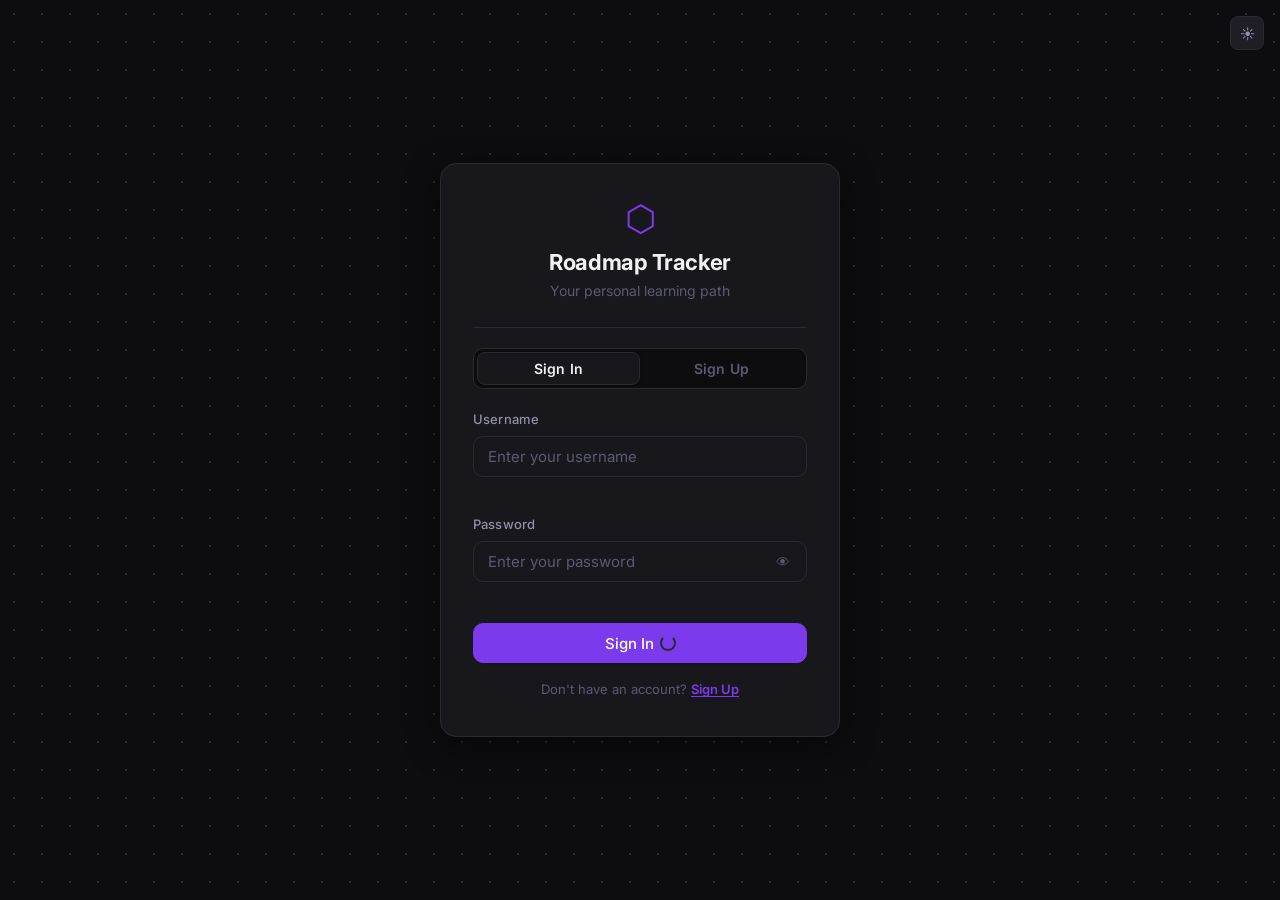
<file: frontend/index.html>
<!DOCTYPE html>
<html lang="en">
<head>
  <meta charset="UTF-8" />
  <meta name="viewport" content="width=device-width, initial-scale=1.0" />
  <title>Roadmap Tracker</title>
</head>
<body>
  <script>
    // Entry point: redirect based on session
    const token = sessionStorage.getItem('auth_token');
    if (token) {
      window.location.replace('dashboard.html');
    } else {
      window.location.replace('login.html');
    }
  </script>
</body>
</html>
</file>
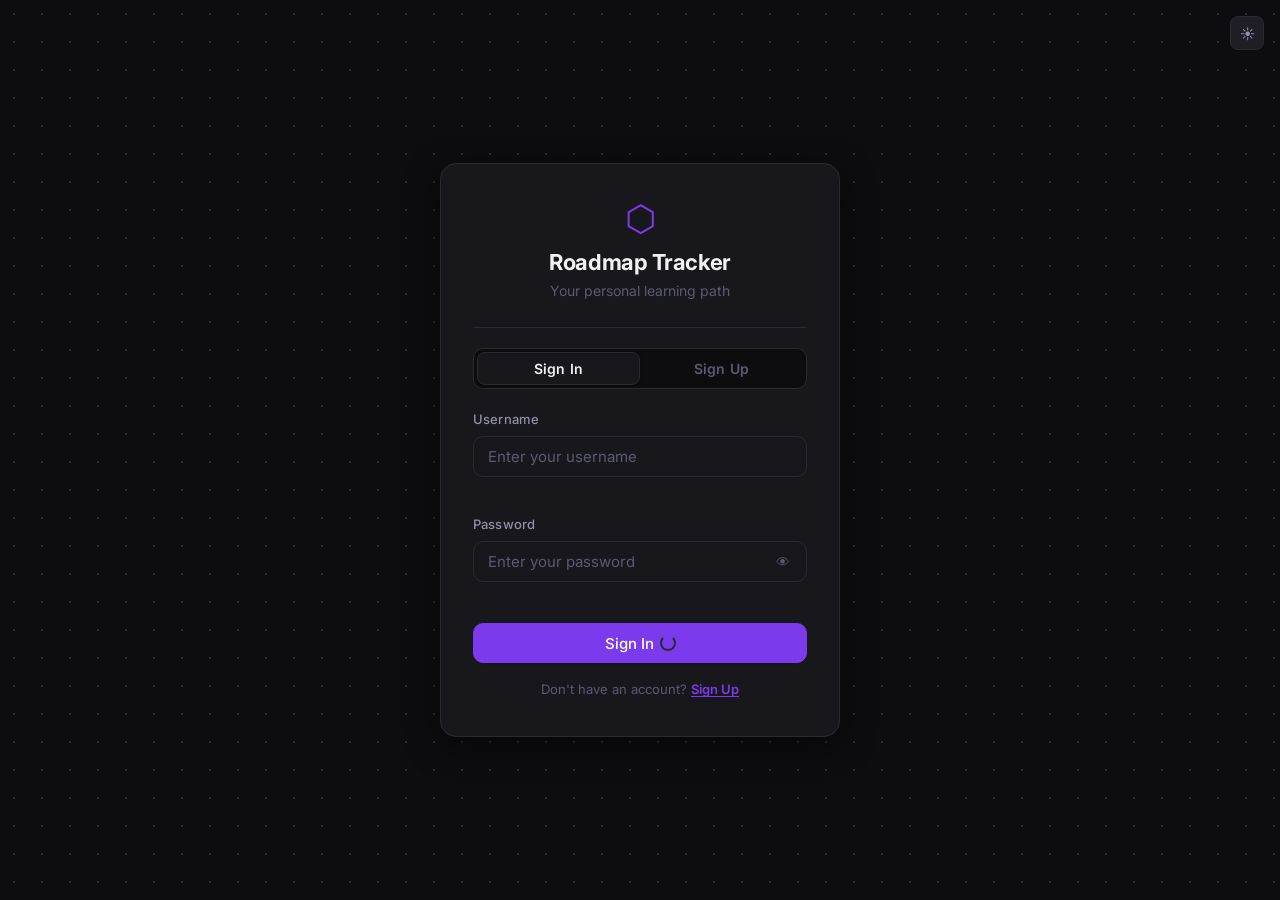
<file: frontend/dashboard.html>
<!DOCTYPE html>
<html lang="en" data-theme="dark">
<head>
  <meta charset="UTF-8" />
  <meta name="viewport" content="width=device-width, initial-scale=1.0" />
  <meta name="description" content="Dashboard — Manage your personal technical roadmaps" />
  <title>Dashboard — Roadmap Tracker</title>

  <!-- Prevent theme flash -->
  <script>
    (function () {
      const saved = localStorage.getItem('theme') || 'dark';
      document.documentElement.setAttribute('data-theme', saved);
    })();
  </script>

  <link rel="preconnect" href="https://fonts.googleapis.com" />
  <link rel="preconnect" href="https://fonts.gstatic.com" crossorigin />
  <link href="https://fonts.googleapis.com/css2?family=Inter:wght@400;500;600;700&display=swap" rel="stylesheet" />

  <link rel="stylesheet" href="css/main.css" />
  <link rel="stylesheet" href="css/dashboard.css" />
</head>
<body class="dashboard-page">

  <!-- =====================================================
       Navbar
       ===================================================== -->
  <header class="navbar" id="navbar" role="banner">
    <div class="navbar-inner">
      <!-- Brand -->
      <a href="dashboard.html" class="navbar-brand" aria-label="Roadmap Tracker — Go to dashboard">
        <span class="brand-icon" aria-hidden="true">⬡</span>
        <span class="brand-name">Roadmap Tracker</span>
      </a>

      <!-- Nav Actions -->
      <nav class="navbar-actions" aria-label="Navbar actions">
        <button
          class="theme-toggle"
          id="theme-toggle"
          aria-label="Toggle dark/light mode"
          title="Toggle theme"
        >
          <span class="theme-icon" id="theme-icon" aria-hidden="true">☀</span>
        </button>
        <button class="btn btn-ghost btn-sm" id="logout-btn" aria-label="Sign out">
          Sign Out
        </button>
      </nav>
    </div>
  </header>

  <!-- =====================================================
       Main Content
       ===================================================== -->
  <main class="main-content" role="main" id="main-content">
    <div class="content-inner">

      <!-- Page Header -->
      <section class="page-header" aria-labelledby="page-heading">
        <div class="page-header-row">
          <div>
            <h1 class="page-title" id="page-heading">My Roadmaps</h1>
            <p class="page-subtitle">Track your progress across all learning paths</p>
          </div>
          <button class="btn btn-primary btn-add-roadmap" id="add-roadmap-btn" aria-label="Add a new roadmap">
            <span aria-hidden="true">＋</span> Add Roadmap
          </button>
        </div>
      </section>

      <!-- Overall Stats Bar -->
      <section class="stats-bar" id="stats-bar" aria-label="Overall progress statistics">
        <div class="stat-item">
          <span class="stat-value" id="stat-total-roadmaps">—</span>
          <span class="stat-label">Roadmaps</span>
        </div>
        <div class="stat-item">
          <span class="stat-value" id="stat-total-tasks">—</span>
          <span class="stat-label">Total Tasks</span>
        </div>
        <div class="stat-item">
          <span class="stat-value stat-value--success" id="stat-completed">—</span>
          <span class="stat-label">Completed</span>
        </div>
        <div class="stat-item">
          <span class="stat-value stat-value--warning" id="stat-ongoing">—</span>
          <span class="stat-label">Ongoing</span>
        </div>
        <div class="stat-item">
          <span class="stat-value stat-value--muted" id="stat-pending">—</span>
          <span class="stat-label">Pending</span>
        </div>
      </section>

      <!-- Roadmap Cards -->
      <section class="cards-section" aria-label="Roadmap cards">

        <!-- Loading state (shown while fetching) -->
        <div class="cards-loading loading-state" id="cards-loading" aria-live="polite">
          <div class="spinner" aria-hidden="true"></div>
          <p>Loading roadmaps...</p>
        </div>

        <!-- Cards grid (shown after load, populated by dashboard.js) -->
        <div class="cards-grid" id="cards-grid" hidden></div>

      </section>

    </div>
  </main>

  <!-- Toast Notification -->
  <div class="toast" id="toast" role="alert" aria-live="assertive" hidden></div>

  <!-- =====================================================
       Add Roadmap Modal
       ===================================================== -->
  <div class="modal-overlay" id="add-roadmap-modal" role="dialog" aria-modal="true"
       aria-labelledby="modal-add-title" hidden>
    <div class="modal-box">
      <div class="modal-header">
        <h2 class="modal-title" id="modal-add-title">Add New Roadmap</h2>
        <button class="modal-close-btn" id="add-modal-close-btn" aria-label="Close modal">✕</button>
      </div>
      <div class="modal-body">
        <div class="form-group">
          <label class="form-label" for="roadmap-id-input">Roadmap ID <span class="form-required">*</span></label>
          <input
            type="text"
            id="roadmap-id-input"
            class="form-input"
            placeholder="e.g. javascript, rust, docker"
            autocomplete="off"
            spellcheck="false"
          />
          <p class="form-hint">Lowercase, no spaces. Used in URL and API.</p>
        </div>
        <div class="form-group">
          <label class="form-label" for="roadmap-name-input">Display Name <span class="form-required">*</span></label>
          <input
            type="text"
            id="roadmap-name-input"
            class="form-input"
            placeholder="e.g. JavaScript, Rust, Docker"
            autocomplete="off"
          />
        </div>
        <div class="form-group">
          <label class="form-label" for="roadmap-icon-input">Icon (emoji)</label>
          <input
            type="text"
            id="roadmap-icon-input"
            class="form-input form-input--emoji"
            placeholder="e.g. 🦀"
            maxlength="4"
          />
        </div>
      </div>
      <div class="modal-footer">
        <button class="btn btn-ghost" id="add-modal-cancel-btn">Cancel</button>
        <button class="btn btn-primary" id="add-roadmap-submit-btn">
          <span id="add-submit-label">Create Roadmap</span>
        </button>
      </div>
    </div>
  </div>

  <!-- =====================================================
       Delete Confirm Modal
       ===================================================== -->
  <div class="modal-overlay" id="delete-roadmap-modal" role="dialog" aria-modal="true"
       aria-labelledby="modal-delete-title" hidden>
    <div class="modal-box modal-box--danger">
      <div class="modal-header">
        <h2 class="modal-title" id="modal-delete-title">Delete Roadmap</h2>
        <button class="modal-close-btn" id="del-modal-close-btn" aria-label="Close modal">✕</button>
      </div>
      <div class="modal-body">
        <p class="modal-danger-msg">
          Are you sure you want to delete
          <strong id="delete-roadmap-name-label"></strong>?
          <br /><br />
          This will permanently remove the roadmap and all its tasks from the backend. This action cannot be undone.
        </p>
      </div>
      <div class="modal-footer">
        <button class="btn btn-ghost" id="del-modal-cancel-btn">Cancel</button>
        <button class="btn btn-danger" id="delete-roadmap-confirm-btn">Delete</button>
      </div>
    </div>
  </div>

  <!-- Scripts -->
  <script src="js/theme.js"></script>
  <script src="js/api.js"></script>
  <script src="js/dashboard.js"></script>
</body>
</html>
</file>
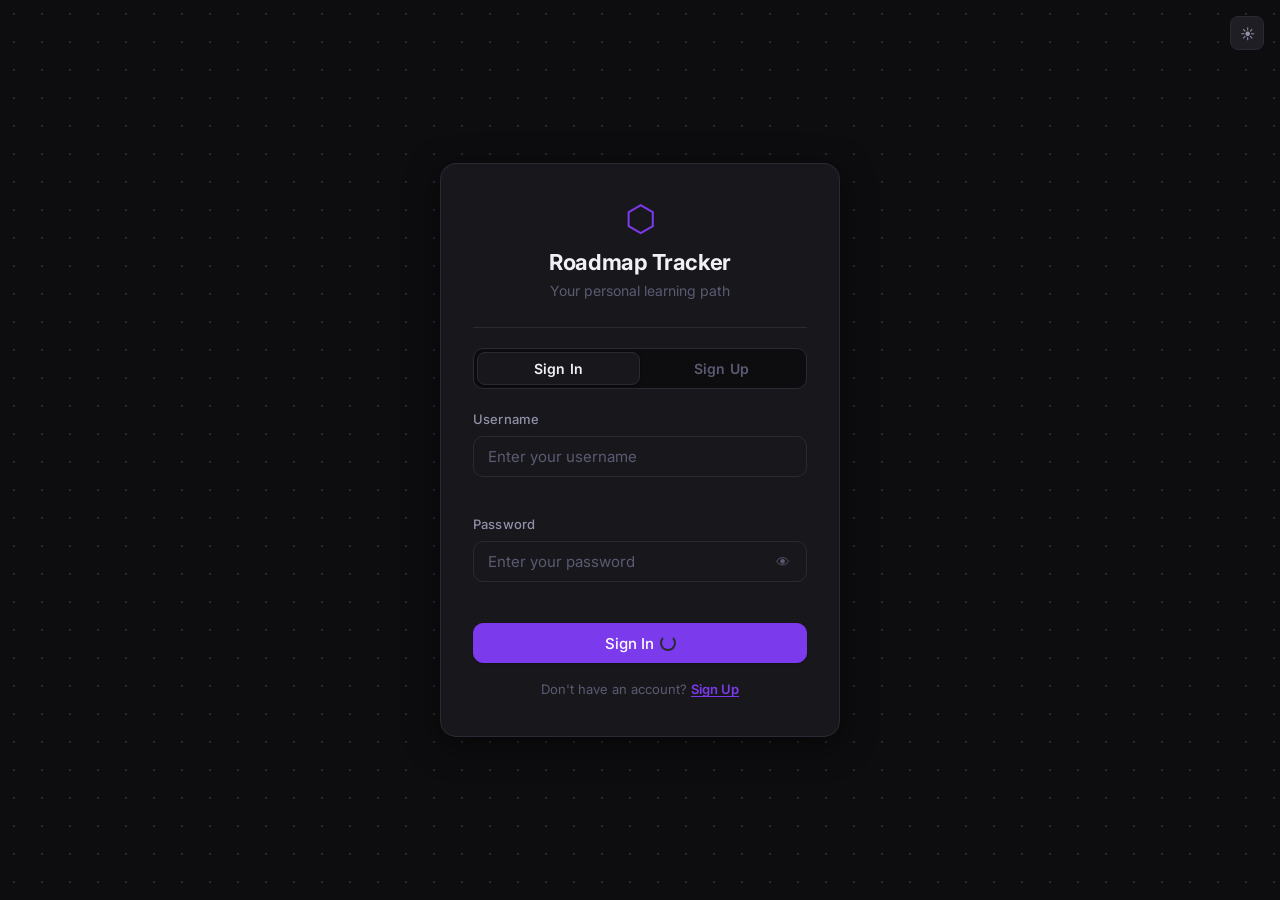
<file: frontend/login.html>
<!DOCTYPE html>
<html lang="en" data-theme="dark">
<head>
  <meta charset="UTF-8" />
  <meta name="viewport" content="width=device-width, initial-scale=1.0" />
  <meta name="description" content="Sign in or create an account for your personal Roadmap Tracker" />
  <title>Sign In — Roadmap Tracker</title>

  <!-- Preconnect for font performance -->
  <link rel="preconnect" href="https://fonts.googleapis.com" />
  <link rel="preconnect" href="https://fonts.gstatic.com" crossorigin />
  <link href="https://fonts.googleapis.com/css2?family=Inter:wght@400;500;600;700&display=swap" rel="stylesheet" />

  <!-- Stylesheets (theme.js runs before render to avoid flash) -->
  <script>
    // Apply saved theme immediately to prevent flash of wrong theme
    (function () {
      const saved = localStorage.getItem('theme') || 'dark';
      document.documentElement.setAttribute('data-theme', saved);
    })();
  </script>

  <link rel="stylesheet" href="css/main.css" />
  <link rel="stylesheet" href="css/login.css" />
</head>
<body class="login-page">

  <!-- =====================================================
       Theme Toggle (fixed, top-right)
       ===================================================== -->
  <button
    class="theme-toggle login-theme-toggle"
    id="theme-toggle"
    aria-label="Toggle dark/light mode"
    title="Toggle theme"
  >
    <span class="theme-icon" id="theme-icon" aria-hidden="true">☀</span>
  </button>

  <!-- =====================================================
       Login / Signup Page — Centered Card
       ===================================================== -->
  <main class="login-container" role="main" id="login-container">
    <div class="login-card" id="login-card">

      <!-- Brand / Logo -->
      <div class="login-brand">
        <div class="login-brand-icon" aria-hidden="true">⬡</div>
        <h1 class="login-brand-name">Roadmap Tracker</h1>
        <p class="login-brand-tagline">Your personal learning path</p>
      </div>

      <!-- Divider -->
      <hr class="divider" />

      <!-- Tab Switcher -->
      <div class="auth-tabs" role="tablist" aria-label="Authentication mode">
        <button
          class="auth-tab active"
          id="tab-login"
          role="tab"
          aria-selected="true"
          aria-controls="panel-login"
          data-tab="login"
        >Sign In</button>
        <button
          class="auth-tab"
          id="tab-signup"
          role="tab"
          aria-selected="false"
          aria-controls="panel-signup"
          data-tab="signup"
        >Sign Up</button>
        <span class="auth-tab-indicator" id="tab-indicator" aria-hidden="true"></span>
      </div>

      <!-- ── LOGIN PANEL ── -->
      <div class="auth-panel" id="panel-login" role="tabpanel" aria-labelledby="tab-login">

        <!-- Global error alert -->
        <div class="form-alert" id="login-alert" role="alert" hidden></div>

        <form class="login-form" id="login-form" novalidate autocomplete="on">

          <!-- Username -->
          <div class="form-group">
            <label for="username" class="form-label">Username</label>
            <input
              type="text"
              id="username"
              name="username"
              class="form-input"
              placeholder="Enter your username"
              autocomplete="username"
              spellcheck="false"
              required
            />
            <span class="form-error" id="username-error" role="alert"></span>
          </div>

          <!-- Password -->
          <div class="form-group">
            <label for="password" class="form-label">Password</label>
            <div class="password-wrapper">
              <input
                type="password"
                id="password"
                name="password"
                class="form-input"
                placeholder="Enter your password"
                autocomplete="current-password"
                required
              />
              <button
                type="button"
                class="password-toggle"
                id="password-toggle"
                aria-label="Show password"
                tabindex="-1"
              >
                <span id="password-toggle-icon" aria-hidden="true">👁</span>
              </button>
            </div>
            <span class="form-error" id="password-error" role="alert"></span>
          </div>

          <!-- Submit -->
          <button
            type="submit"
            class="btn btn-primary btn-full"
            id="login-btn"
            aria-label="Sign in to Roadmap Tracker"
          >
            <span class="btn-text" id="login-btn-text">Sign In</span>
            <span class="login-spinner" id="login-spinner" aria-hidden="true" hidden>
              <span class="spinner" style="width:16px;height:16px;border-width:2px;"></span>
            </span>
          </button>

        </form>

        <!-- Switch hint -->
        <p class="auth-switch-hint">
          Don't have an account?
          <button type="button" class="auth-switch-link" id="go-to-signup">Sign Up</button>
        </p>

      </div><!-- /panel-login -->

      <!-- ── SIGNUP PANEL ── -->
      <div class="auth-panel hidden" id="panel-signup" role="tabpanel" aria-labelledby="tab-signup">

        <!-- Global error alert -->
        <div class="form-alert" id="signup-alert" role="alert" hidden></div>

        <form class="login-form" id="signup-form" novalidate autocomplete="off">

          <!-- Full Name -->
          <div class="form-group">
            <label for="signup-name" class="form-label">Full Name</label>
            <input
              type="text"
              id="signup-name"
              name="name"
              class="form-input"
              placeholder="Enter your full name"
              autocomplete="name"
              spellcheck="false"
              required
            />
            <span class="form-error" id="signup-name-error" role="alert"></span>
          </div>

          <!-- Username -->
          <div class="form-group">
            <label for="signup-username" class="form-label">Username</label>
            <input
              type="text"
              id="signup-username"
              name="user_id"
              class="form-input"
              placeholder="Choose a username"
              autocomplete="off"
              spellcheck="false"
              required
            />
            <span class="form-error" id="signup-username-error" role="alert"></span>
          </div>

          <!-- Password -->
          <div class="form-group">
            <label for="signup-password" class="form-label">Password</label>
            <div class="password-wrapper">
              <input
                type="password"
                id="signup-password"
                name="user_pass"
                class="form-input"
                placeholder="Create a password"
                autocomplete="new-password"
                required
              />
              <button
                type="button"
                class="password-toggle"
                id="signup-password-toggle"
                aria-label="Show password"
                tabindex="-1"
              >
                <span id="signup-password-toggle-icon" aria-hidden="true">👁</span>
              </button>
            </div>
            <span class="form-error" id="signup-password-error" role="alert"></span>
          </div>

          <!-- Confirm Password -->
          <div class="form-group">
            <label for="signup-confirm" class="form-label">Confirm Password</label>
            <div class="password-wrapper">
              <input
                type="password"
                id="signup-confirm"
                name="confirm_pass"
                class="form-input"
                placeholder="Re-enter your password"
                autocomplete="new-password"
                required
              />
              <button
                type="button"
                class="password-toggle"
                id="signup-confirm-toggle"
                aria-label="Show confirm password"
                tabindex="-1"
              >
                <span id="signup-confirm-toggle-icon" aria-hidden="true">👁</span>
              </button>
            </div>
            <span class="form-error" id="signup-confirm-error" role="alert"></span>
          </div>

          <!-- Submit -->
          <button
            type="submit"
            class="btn btn-primary btn-full"
            id="signup-btn"
            aria-label="Create account"
          >
            <span class="btn-text" id="signup-btn-text">Create Account</span>
            <span class="login-spinner" id="signup-spinner" aria-hidden="true" hidden>
              <span class="spinner" style="width:16px;height:16px;border-width:2px;"></span>
            </span>
          </button>

        </form>

        <!-- Switch hint -->
        <p class="auth-switch-hint">
          Already have an account?
          <button type="button" class="auth-switch-link" id="go-to-login">Sign In</button>
        </p>

      </div><!-- /panel-signup -->

    </div>
  </main>

  <!-- Toast Notification -->
  <div class="toast" id="toast" role="alert" aria-live="assertive" hidden></div>

  <!-- Scripts: theme first (already inlined above for flash-prevention), then logic -->
  <script src="js/theme.js"></script>
  <script src="js/api.js"></script>
  <script src="js/login.js"></script>
</body>
</html>
</file>
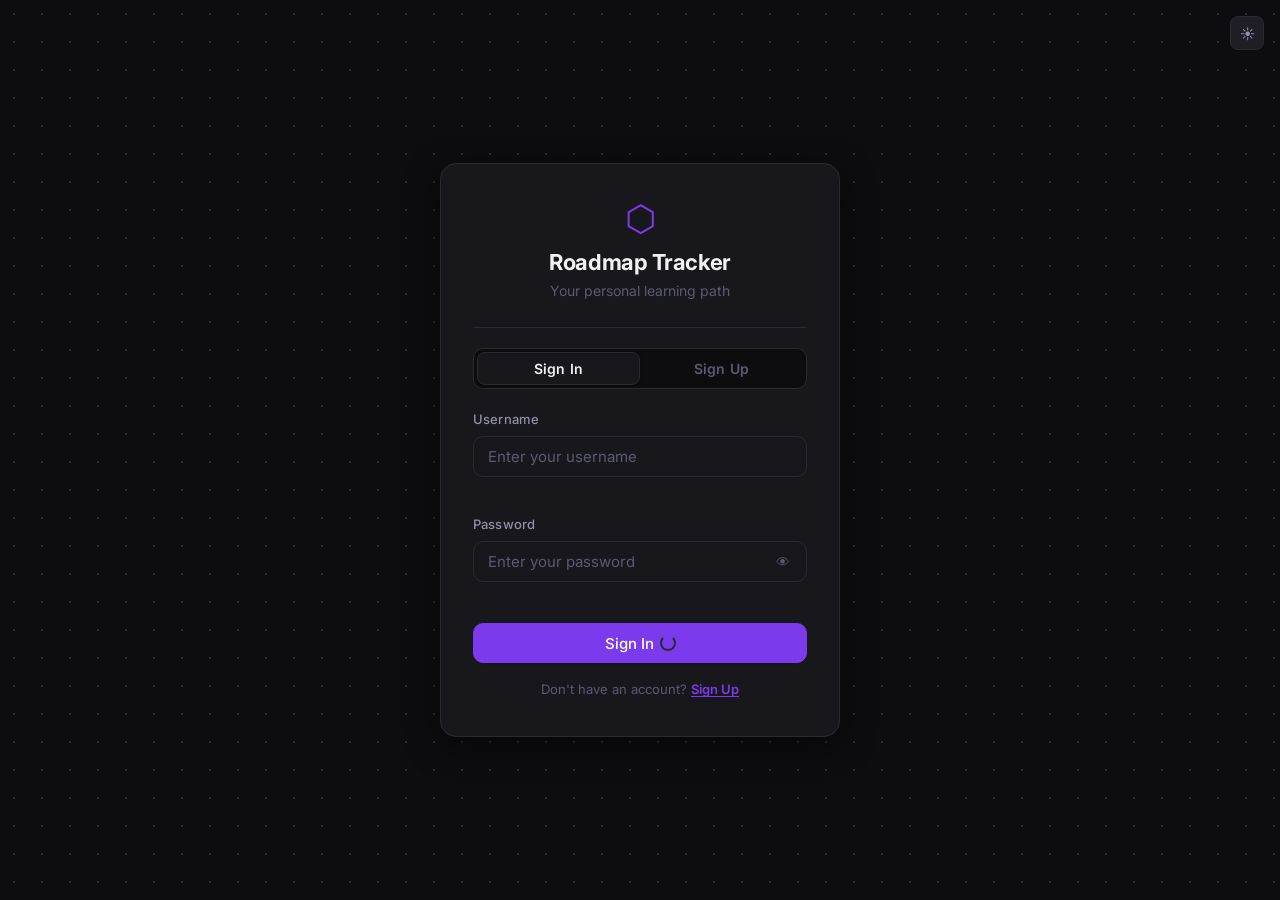
<file: frontend/roadmap.html>
<!DOCTYPE html>
<html lang="en" data-theme="dark">

<head>
  <meta charset="UTF-8" />
  <meta name="viewport" content="width=device-width, initial-scale=1.0" />
  <!-- meta description is updated dynamically by roadmap.js -->
  <meta name="description" content="View and manage your roadmap tasks" />
  <!-- page title is updated dynamically by roadmap.js -->
  <title>Roadmap — Roadmap Tracker</title>

  <!-- Prevent theme flash -->
  <script>
    (function () {
      const saved = localStorage.getItem('theme') || 'dark';
      document.documentElement.setAttribute('data-theme', saved);
    })();
  </script>

  <link rel="preconnect" href="https://fonts.googleapis.com" />
  <link rel="preconnect" href="https://fonts.gstatic.com" crossorigin />
  <link href="https://fonts.googleapis.com/css2?family=Inter:wght@400;500;600;700&display=swap" rel="stylesheet" />

  <link rel="stylesheet" href="css/main.css" />
  <link rel="stylesheet" href="css/roadmap.css" />
</head>

<body class="roadmap-page">

  <!-- =====================================================
       Navbar
       ===================================================== -->
  <header class="navbar" id="navbar" role="banner">
    <div class="navbar-inner">

      <!-- Left: breadcrumb -->
      <div class="navbar-left">
        <a href="dashboard.html" class="navbar-back" aria-label="Back to Dashboard">
          <span aria-hidden="true">←</span>
          Dashboard
        </a>
        <span class="navbar-divider" aria-hidden="true">/</span>
        <h1 class="navbar-roadmap-name" id="navbar-roadmap-name" aria-live="polite">Loading…</h1>
      </div>

      <!-- Right: actions -->
      <nav class="navbar-actions" aria-label="Navbar actions">
        <button class="theme-toggle" id="theme-toggle" aria-label="Toggle dark/light mode" title="Toggle theme">
          <span class="theme-icon" id="theme-icon" aria-hidden="true">☀</span>
        </button>
        <button class="btn btn-ghost btn-sm" id="logout-btn" aria-label="Sign out">
          Sign Out
        </button>
      </nav>

    </div>
  </header>

  <!-- =====================================================
       Main Content
       ===================================================== -->
  <main class="main-content" role="main" id="main-content">
    <div class="content-inner">

      <!-- -----------------------------------------------
           Roadmap Header: title + progress summary
           ----------------------------------------------- -->
      <section class="roadmap-header" id="roadmap-header" aria-labelledby="roadmap-title">

        <div class="roadmap-title-row">
          <!-- Icon: set by theme.js based on roadmap ID -->
          <div class="roadmap-icon" id="roadmap-icon" aria-hidden="true"></div>
          <div class="roadmap-title-text">
            <h2 class="roadmap-title" id="roadmap-title" aria-live="polite">—</h2>
            <p class="roadmap-meta" id="roadmap-meta">
              <span id="meta-total">—</span> tasks ·
              Last updated <span id="meta-updated">—</span>
            </p>
          </div>
        </div>

        <!-- Progress bar -->
        <div class="roadmap-progress" id="roadmap-progress">
          <div class="progress-counts" id="progress-counts" aria-live="polite">
            <span class="progress-count progress-count--success">
              <span id="count-completed">0</span> Completed
            </span>
            <span class="progress-count progress-count--warning">
              <span id="count-ongoing">0</span> Ongoing
            </span>
            <span class="progress-count progress-count--muted">
              <span id="count-pending">0</span> Pending
            </span>
          </div>

          <div class="progress-bar-row">
            <div class="progress-bar-track" role="progressbar" aria-valuenow="0" aria-valuemin="0" aria-valuemax="100"
              aria-label="Completion percentage" id="progress-bar-track">
              <div class="progress-bar-fill" id="progress-bar-fill" style="width: 0%"></div>
            </div>
            <span class="progress-bar-label" id="progress-percent">0%</span>
          </div>
        </div>

      </section>

      <!-- -----------------------------------------------
           Roadmap Notes Section
           ----------------------------------------------- -->
      <section class="roadmap-notes-card" id="roadmap-notes-card">
        <div class="notes-card-header" id="notes-card-header" role="button" aria-expanded="true"
          aria-controls="notes-card-body" tabindex="0">
          <div class="notes-header-title">
            <span class="notes-icon" aria-hidden="true">📝</span>
            <h3>Roadmap Notes</h3>
          </div>
          <button class="notes-toggle-btn" id="notes-toggle-btn" aria-label="Toggle notes section visibility">
            <span class="chevron-icon" id="notes-chevron-icon" aria-hidden="true">▼</span>
          </button>
        </div>
        <div class="notes-card-body" id="notes-card-body">

          <!-- Read-Only View Mode -->
          <div class="notes-view-mode" id="notes-view-mode">
            <h4 class="notes-display-title" id="notes-display-title"></h4>
            <div class="notes-display-content" id="notes-display-content"></div>
            <div class="notes-actions">
              <button class="btn btn-ghost btn-sm" id="edit-notes-btn">
                ✏️ Edit Notes
              </button>
            </div>
          </div>

          <!-- Edit Mode (hidden initially) -->
          <div class="notes-edit-mode" id="notes-edit-mode" hidden>
            <div class="form-group">
              <label for="notes-input-title" class="form-label">Note Title</label>
              <input type="text" id="notes-input-title" class="form-input"
                placeholder="e.g. Focus Areas, Useful Resources">
            </div>
            <div class="form-group" style="margin-top: 1rem;">
              <label for="notes-input-content" class="form-label">Notes</label>
              <textarea id="notes-input-content" class="form-input form-textarea"
                placeholder="Write details about your progress, links to tutorials, or algorithm summaries..."
                rows="5"></textarea>
            </div>
            <div class="notes-actions"
              style="margin-top: 1.25rem; display: flex; gap: 0.5rem; justify-content: flex-end;">
              <button class="btn btn-ghost btn-sm" id="cancel-notes-btn">Cancel</button>
              <button class="btn btn-primary btn-sm" id="save-notes-btn">
                <span id="save-notes-text">Save Notes</span>
                <span id="save-notes-spinner" hidden>
                  <span class="spinner" style="width:14px;height:14px;border-width:2px;" aria-hidden="true"></span>
                </span>
              </button>
            </div>
          </div>

        </div>
      </section>

      <!-- -----------------------------------------------
           Toolbar: Search + Filter + Sort + Add
           ----------------------------------------------- -->
      <section class="toolbar" role="search" aria-label="Task search and filter controls">
        <div class="toolbar-left">

          <!-- Search -->
          <div class="search-wrapper">
            <span class="search-icon" aria-hidden="true">
              <svg width="14" height="14" viewBox="0 0 16 16" fill="none" xmlns="http://www.w3.org/2000/svg">
                <circle cx="6.5" cy="6.5" r="5.5" stroke="currentColor" stroke-width="1.5" />
                <path d="M10.5 10.5L14.5 14.5" stroke="currentColor" stroke-width="1.5" stroke-linecap="round" />
              </svg>
            </span>
            <input type="search" class="search-input" id="search-input" placeholder="Search topics…"
              aria-label="Search tasks by topic or description" autocomplete="off" />
          </div>

          <!-- Status filter -->
          <select class="filter-select form-select" id="filter-status" aria-label="Filter by status">
            <option value="all">All Status</option>
            <option value="Pending">Pending</option>
            <option value="Ongoing">Ongoing</option>
            <option value="Completed">Completed</option>
          </select>

          <!-- Sort -->
          <select class="filter-select form-select" id="sort-by" aria-label="Sort tasks">
            <option value="default">Default Order</option>
            <option value="main_topic">Main Topic A–Z</option>
            <option value="sub_topic">Sub Topic A–Z</option>
            <option value="status">By Status</option>
          </select>

        </div>

        <div class="toolbar-right">
          <button class="btn btn-primary" id="add-task-btn" aria-label="Add new task">
            <span aria-hidden="true">+</span> Add Task
          </button>
        </div>
      </section>

      <!-- -----------------------------------------------
           Table Section
           ----------------------------------------------- -->
      <section class="table-section" aria-label="Tasks table">

        <!-- Loading state -->
        <div class="loading-state" id="table-loading" aria-live="polite">
          <div class="spinner" aria-hidden="true"></div>
          <p>Loading tasks…</p>
        </div>

        <!-- Empty state -->
        <div class="empty-state" id="table-empty" hidden>
          <p class="empty-icon" aria-hidden="true">📭</p>
          <p class="empty-title">No tasks yet</p>
          <p class="empty-sub">Click <strong>+ Add Task</strong> to start building this roadmap.</p>
        </div>

        <!-- No results state (search/filter returned nothing) -->
        <div class="empty-state" id="table-no-results" hidden>
          <p class="empty-icon" aria-hidden="true">🔍</p>
          <p class="empty-title">No matching tasks</p>
          <p class="empty-sub">Try adjusting your search or filter.</p>
        </div>

        <!-- Table wrapper (desktop) -->
        <div class="table-wrapper" id="table-wrapper" hidden>
          <table class="task-table" id="task-table" aria-label="Roadmap tasks">
            <thead>
              <tr>
                <th scope="col" class="col-num">#</th>
                <th scope="col" class="col-main">Main Topic</th>
                <th scope="col" class="col-sub">Sub Topic</th>
                <th scope="col" class="col-desc">Description</th>
                <th scope="col" class="col-status">Status</th>
                <th scope="col" class="col-actions">Actions</th>
              </tr>
            </thead>
            <tbody id="task-tbody">
              <!--
                Rows are rendered by roadmap.js.
                Row structure (for reference):
                <tr data-id="123">
                  <td class="col-num">1</td>
                  <td class="col-main">Arrays</td>
                  <td class="col-sub">Prefix Sum</td>
                  <td class="col-desc">Learn prefix sums…</td>
                  <td class="col-status">
                    <span class="badge badge-pending">Pending</span>
                  </td>
                  <td class="col-actions">
                    <div class="action-group">
                      <button class="btn-icon" aria-label="Edit task">✏</button>
                      <button class="btn-icon btn-icon--danger" aria-label="Delete task">🗑</button>
                      <select class="status-dropdown" aria-label="Change status">
                        <option value="Pending" selected>Pending</option>
                        <option value="Ongoing">Ongoing</option>
                        <option value="Completed">Completed</option>
                      </select>
                    </div>
                  </td>
                </tr>
              -->
            </tbody>
          </table>
        </div>

        <!-- Mobile cards container (< 768px, rendered by roadmap.js)  -->
        <div class="mobile-cards" id="mobile-cards" hidden aria-label="Tasks as cards">
          <!-- Cards rendered by roadmap.js on mobile -->
        </div>


        <!-- Pagination -->
        <nav class="pagination" id="pagination" hidden aria-label="Table pagination">
          <button class="btn btn-ghost btn-sm" id="page-prev" aria-label="Go to previous page">
            ← Prev
          </button>
          <span class="page-info" id="page-info" aria-live="polite">Page 1 of 1</span>
          <button class="btn btn-ghost btn-sm" id="page-next" aria-label="Go to next page">
            Next →
          </button>
        </nav>

      </section>

    </div>
  </main>


  <!-- =====================================================
       Modal: Add / Edit Task
       ===================================================== -->
  <div class="modal-overlay" id="task-modal-overlay" hidden role="dialog" aria-modal="true"
    aria-labelledby="task-modal-title">
    <div class="modal" id="task-modal">

      <div class="modal-header">
        <h2 class="modal-title" id="task-modal-title">Add Task</h2>
        <button class="modal-close" id="task-modal-close" aria-label="Close modal">✕</button>
      </div>

      <form class="modal-form" id="task-form" novalidate>
        <!-- Hidden: row ID for edit mode -->
        <input type="hidden" id="task-id" name="id" value="" />

        <!-- Main Topic -->
        <div class="form-group">
          <label for="field-main-topic" class="form-label">
            Main Topic <span aria-label="required" aria-hidden="true">*</span>
          </label>
          <input type="text" id="field-main-topic" name="main_topic" class="form-input" placeholder="e.g. Arrays"
            required />
          <span class="form-error" id="err-main-topic" role="alert"></span>
        </div>

        <!-- Sub Topic -->
        <div class="form-group">
          <label for="field-sub-topic" class="form-label">
            Sub Topic <span aria-label="required" aria-hidden="true">*</span>
          </label>
          <input type="text" id="field-sub-topic" name="sub_topic" class="form-input" placeholder="e.g. Prefix Sum"
            required />
          <span class="form-error" id="err-sub-topic" role="alert"></span>
        </div>

        <!-- Description -->
        <div class="form-group">
          <label for="field-description" class="form-label">Description</label>
          <textarea id="field-description" name="description" class="form-input form-textarea"
            placeholder="What do you want to learn or complete?" rows="3"></textarea>
        </div>

        <!-- Status -->
        <div class="form-group">
          <label for="field-status" class="form-label">Status</label>
          <select id="field-status" name="status" class="form-input form-select">
            <option value="Pending">Pending</option>
            <option value="Ongoing">Ongoing</option>
            <option value="Completed">Completed</option>
          </select>
        </div>

        <!--
          ====================================================
          Future scalability fields — hidden, easy to uncomment
          ====================================================
          <div class="form-group" hidden>
            <label for="field-difficulty" class="form-label">Difficulty Level</label>
            <select id="field-difficulty" name="difficulty" class="form-input form-select">
              <option value="Easy">Easy</option>
              <option value="Medium">Medium</option>
              <option value="Hard">Hard</option>
            </select>
          </div>

          <div class="form-group" hidden>
            <label for="field-est-time" class="form-label">Estimated Time</label>
            <input type="text" id="field-est-time" name="estimated_time" class="form-input" placeholder="e.g. 2 hours" />
          </div>

          <div class="form-group" hidden>
            <label for="field-revision-date" class="form-label">Revision Date</label>
            <input type="date" id="field-revision-date" name="revision_date" class="form-input" />
          </div>

          <div class="form-group" hidden>
            <label for="field-notes" class="form-label">Notes</label>
            <textarea id="field-notes" name="notes" class="form-input form-textarea" rows="2" placeholder="Personal notes…"></textarea>
          </div>
        -->

        <div class="modal-footer">
          <button type="button" class="btn btn-ghost" id="task-modal-cancel">Cancel</button>
          <button type="submit" class="btn btn-primary" id="task-modal-submit">
            <span id="modal-submit-text">Save Task</span>
            <span id="modal-submit-spinner" hidden>
              <span class="spinner" style="width:14px;height:14px;border-width:2px;" aria-hidden="true"></span>
            </span>
          </button>
        </div>

      </form>
    </div>
  </div>


  <!-- =====================================================
       Modal: Delete Confirm
       ===================================================== -->
  <div class="modal-overlay" id="delete-modal-overlay" hidden role="dialog" aria-modal="true"
    aria-labelledby="delete-modal-title">
    <div class="modal modal-sm" id="delete-modal">

      <div class="modal-header">
        <h2 class="modal-title" id="delete-modal-title">Delete Task</h2>
        <button class="modal-close" id="delete-modal-close" aria-label="Close modal">✕</button>
      </div>

      <div class="modal-body">
        <p>Are you sure you want to delete this task? This action <strong>cannot be undone</strong>.</p>
      </div>

      <div class="modal-footer">
        <button class="btn btn-ghost" id="delete-cancel">Cancel</button>
        <button class="btn btn-danger" id="delete-confirm">
          <span id="delete-btn-text">Delete</span>
          <span id="delete-btn-spinner" hidden>
            <span class="spinner" style="width:14px;height:14px;border-width:2px;" aria-hidden="true"></span>
          </span>
        </button>
      </div>

    </div>
  </div>


  <!-- Toast Notification -->
  <div class="toast" id="toast" role="alert" aria-live="assertive" hidden></div>

  <!-- Scripts -->
  <script src="js/theme.js"></script>
  <script src="js/api.js"></script>
  <script src="js/roadmap.js"></script>
</body>

</html>
</file>
<file: frontend/css/main.css>
/* ============================================================
   main.css — Global Design System
   Roadmap Tracker · Personal Learning Path App
   ============================================================

   Table of Contents:
   1.  Google Fonts Import
   2.  CSS Custom Properties (Design Tokens)
       2a. Light Theme
       2b. Dark Theme (default)
       2c. Roadmap Theme Variables
   3.  CSS Reset & Base
   4.  Typography
   5.  Layout Utilities
   6.  Navbar (shared)
   7.  Buttons
   8.  Form Elements
   9.  Badges / Status
   10. Modal (base)
   11. Toast Notification
   12. Spinner / Loading
   13. Scrollbar
   14. Responsive Breakpoints
   ============================================================ */


/* ============================================================
   1. Google Fonts Import
   ============================================================ */

@import url('https://fonts.googleapis.com/css2?family=Inter:wght@400;500;600;700&display=swap');


/* ============================================================
   2. CSS Custom Properties (Design Tokens)
   ============================================================ */

/* --- 2b. Dark Theme (default) --- */
:root,
[data-theme="dark"] {
  /* Surface / Background */
  --color-bg: #0d0d0f;
  --color-bg-secondary: #111114;
  --color-surface: #18181c;
  --color-surface-alt: #1e1e24;
  --color-surface-hover: #242430;
  --color-border: #2a2a35;
  --color-border-subtle: #1f1f28;
  --color-border-input: #333342;

  /* Text */
  --color-text-primary: #f0f0f5;
  --color-text-secondary: #9090a8;
  --color-text-muted: #5a5a72;
  --color-text-inverse: #0d0d0f;

  /* Accent (overridden per roadmap) */
  --color-accent: #7c3aed;
  --color-accent-hover: #6d28d9;
  --color-accent-subtle: rgba(124, 58, 237, 0.12);
  --color-accent-border: rgba(124, 58, 237, 0.3);

  /* Semantic */
  --color-success: #22c55e;
  --color-success-bg: rgba(34, 197, 94, 0.12);
  --color-warning: #f97316;
  --color-warning-bg: rgba(249, 115, 22, 0.12);
  --color-pending: #6b7280;
  --color-pending-bg: rgba(107, 114, 128, 0.15);
  --color-danger: #ef4444;
  --color-danger-hover: #dc2626;
  --color-danger-bg: rgba(239, 68, 68, 0.12);

  /* Shadows */
  --shadow-sm: 0 1px 3px rgba(0, 0, 0, 0.4);
  --shadow-md: 0 4px 12px rgba(0, 0, 0, 0.4);
  --shadow-lg: 0 8px 32px rgba(0, 0, 0, 0.5);
  --shadow-inset: inset 0 1px 0 rgba(255, 255, 255, 0.04);

  /* Navbar */
  --navbar-bg: rgba(13, 13, 15, 0.92);
  --navbar-border: #1e1e28;

  /* Scrollbar */
  --scrollbar-track: #111114;
  --scrollbar-thumb: #2a2a35;
}

/* --- 2a. Light Theme --- */
[data-theme="light"] {
  /* Surface / Background */
  --color-bg: #f8f8fc;
  --color-bg-secondary: #f0f0f8;
  --color-surface: #ffffff;
  --color-surface-alt: #f4f4fa;
  --color-surface-hover: #eeeef8;
  --color-border: #e2e2ee;
  --color-border-subtle: #ebebf5;
  --color-border-input: #d4d4e8;

  /* Text */
  --color-text-primary: #111118;
  --color-text-secondary: #52527a;
  --color-text-muted: #9898b8;
  --color-text-inverse: #ffffff;

  /* Accent */
  --color-accent: #7c3aed;
  --color-accent-hover: #6d28d9;
  --color-accent-subtle: rgba(124, 58, 237, 0.08);
  --color-accent-border: rgba(124, 58, 237, 0.25);

  /* Semantic */
  --color-success: #16a34a;
  --color-success-bg: rgba(22, 163, 74, 0.1);
  --color-warning: #ea580c;
  --color-warning-bg: rgba(234, 88, 12, 0.1);
  --color-pending: #6b7280;
  --color-pending-bg: rgba(107, 114, 128, 0.1);
  --color-danger: #dc2626;
  --color-danger-hover: #b91c1c;
  --color-danger-bg: rgba(220, 38, 38, 0.1);

  /* Shadows */
  --shadow-sm: 0 1px 3px rgba(0, 0, 0, 0.08);
  --shadow-md: 0 4px 12px rgba(0, 0, 0, 0.1);
  --shadow-lg: 0 8px 32px rgba(0, 0, 0, 0.14);
  --shadow-inset: inset 0 1px 0 rgba(255, 255, 255, 0.8);

  /* Navbar */
  --navbar-bg: rgba(248, 248, 252, 0.92);
  --navbar-border: #e2e2ee;

  /* Scrollbar */
  --scrollbar-track: #f0f0f8;
  --scrollbar-thumb: #cccce0;
}

/* --- 2c. Roadmap Theme Color Overrides ---
   Applied via [data-roadmap] on <body> (roadmap page)
   or on individual <article> cards (dashboard page).
   Each overrides --color-accent, accent-hover,
   accent-subtle, accent-border, and roadmap-gradient.
   --------------------------------------------------------- */

/* Roadmap page body — full accent override */
body[data-roadmap="dsa"],
[data-roadmap="dsa"] {
  --color-accent: #7c3aed;
  --color-accent-hover: #6d28d9;
  --color-accent-subtle: rgba(124, 58, 237, 0.12);
  --color-accent-border: rgba(124, 58, 237, 0.3);
  --roadmap-gradient: linear-gradient(135deg, #7c3aed22, #6d28d911);
}

body[data-roadmap="terraform"],
[data-roadmap="terraform"] {
  --color-accent: #2563eb;
  --color-accent-hover: #1d4ed8;
  --color-accent-subtle: rgba(37, 99, 235, 0.12);
  --color-accent-border: rgba(37, 99, 235, 0.3);
  --roadmap-gradient: linear-gradient(135deg, #2563eb22, #1d4ed811);
}

body[data-roadmap="linux"],
[data-roadmap="linux"] {
  --color-accent: #16a34a;
  --color-accent-hover: #15803d;
  --color-accent-subtle: rgba(22, 163, 74, 0.12);
  --color-accent-border: rgba(22, 163, 74, 0.3);
  --roadmap-gradient: linear-gradient(135deg, #16a34a22, #15803d11);
}

body[data-roadmap="dbms"],
[data-roadmap="dbms"] {
  --color-accent: #0891b2;
  --color-accent-hover: #0e7490;
  --color-accent-subtle: rgba(8, 145, 178, 0.12);
  --color-accent-border: rgba(8, 145, 178, 0.3);
  --roadmap-gradient: linear-gradient(135deg, #0891b222, #0e749011);
}

body[data-roadmap="os"],
[data-roadmap="os"] {
  --color-accent: #dc2626;
  --color-accent-hover: #b91c1c;
  --color-accent-subtle: rgba(220, 38, 38, 0.12);
  --color-accent-border: rgba(220, 38, 38, 0.3);
  --roadmap-gradient: linear-gradient(135deg, #dc262622, #b91c1c11);
}

body[data-roadmap="oops"],
[data-roadmap="oops"] {
  --color-accent: #db2777;
  --color-accent-hover: #be185d;
  --color-accent-subtle: rgba(219, 39, 119, 0.12);
  --color-accent-border: rgba(219, 39, 119, 0.3);
  --roadmap-gradient: linear-gradient(135deg, #db277722, #be185d11);
}

body[data-roadmap="cn"],
[data-roadmap="cn"] {
  --color-accent: #4f46e5;
  --color-accent-hover: #4338ca;
  --color-accent-subtle: rgba(79, 70, 229, 0.12);
  --color-accent-border: rgba(79, 70, 229, 0.3);
  --roadmap-gradient: linear-gradient(135deg, #4f46e522, #4338ca11);
}

body[data-roadmap="cloud"],
[data-roadmap="cloud"] {
  --color-accent: #0ea5e9;
  --color-accent-hover: #0284c7;
  --color-accent-subtle: rgba(14, 165, 233, 0.12);
  --color-accent-border: rgba(14, 165, 233, 0.3);
  --roadmap-gradient: linear-gradient(135deg, #0ea5e922, #0284c711);
}

body[data-roadmap="aws"],
[data-roadmap="aws"] {
  --color-accent: #ea580c;
  --color-accent-hover: #c2410c;
  --color-accent-subtle: rgba(234, 88, 12, 0.12);
  --color-accent-border: rgba(234, 88, 12, 0.3);
  --roadmap-gradient: linear-gradient(135deg, #ea580c22, #c2410c11);
}

body[data-roadmap="systemdesign"],
[data-roadmap="systemdesign"] {
  --color-accent: #0d9488;
  --color-accent-hover: #0f766e;
  --color-accent-subtle: rgba(13, 148, 136, 0.12);
  --color-accent-border: rgba(13, 148, 136, 0.3);
  --roadmap-gradient: linear-gradient(135deg, #0d948822, #0f766e11);
}


/* ============================================================
   3. CSS Reset & Base
   ============================================================ */

*,
*::before,
*::after {
  box-sizing: border-box;
  margin: 0;
  padding: 0;
}

html {
  font-size: 16px;
  scroll-behavior: smooth;
  -webkit-text-size-adjust: 100%;
}

body {
  font-family: 'Inter', -apple-system, BlinkMacSystemFont, 'Segoe UI', sans-serif;
  font-size: 0.9375rem;
  /* 15px */
  line-height: 1.6;
  color: var(--color-text-primary);
  background-color: var(--color-bg);
  min-height: 100vh;
  transition: background-color 0.2s ease, color 0.2s ease;
  -webkit-font-smoothing: antialiased;
  -moz-osx-font-smoothing: grayscale;
}

a {
  color: var(--color-accent);
  text-decoration: none;
  transition: color 0.15s ease;
}

a:hover {
  color: var(--color-accent-hover);
}

img,
svg {
  display: block;
  max-width: 100%;
}

ul,
ol {
  list-style: none;
}

button {
  cursor: pointer;
  font-family: inherit;
  border: none;
  background: none;
}

input,
textarea,
select {
  font-family: inherit;
}

h1,
h2,
h3,
h4,
h5,
h6 {
  line-height: 1.3;
  font-weight: 600;
  color: var(--color-text-primary);
}


/* ============================================================
   4. Typography
   ============================================================ */

.text-xs {
  font-size: 0.75rem;
  line-height: 1.5;
}

.text-sm {
  font-size: 0.8125rem;
  line-height: 1.5;
}

.text-base {
  font-size: 0.9375rem;
  line-height: 1.6;
}

.text-lg {
  font-size: 1.0625rem;
  line-height: 1.5;
}

.text-xl {
  font-size: 1.25rem;
  line-height: 1.4;
}

.text-2xl {
  font-size: 1.5rem;
  line-height: 1.3;
}

.text-3xl {
  font-size: 1.875rem;
  line-height: 1.2;
}

.font-medium {
  font-weight: 500;
}

.font-semibold {
  font-weight: 600;
}

.font-bold {
  font-weight: 700;
}

.text-primary {
  color: var(--color-text-primary);
}

.text-secondary {
  color: var(--color-text-secondary);
}

.text-muted {
  color: var(--color-text-muted);
}

.text-accent {
  color: var(--color-accent);
}


/* ============================================================
   5. Layout Utilities
   ============================================================ */

.main-content {
  padding-top: calc(60px + 2rem);
  /* navbar height + spacing */
  min-height: 100vh;
}

.content-inner {
  max-width: 1280px;
  margin: 0 auto;
  padding: 0 1.5rem 4rem;
}

.page-header {
  margin-bottom: 2rem;
}

.page-title {
  font-size: 1.75rem;
  font-weight: 700;
  letter-spacing: -0.02em;
  color: var(--color-text-primary);
}

.page-subtitle {
  margin-top: 0.375rem;
  font-size: 0.9375rem;
  color: var(--color-text-secondary);
}

/* Divider */
.divider {
  height: 1px;
  background: var(--color-border);
  border: none;
  margin: 1.5rem 0;
}


/* ============================================================
   6. Navbar (shared across pages)
   ============================================================ */

.navbar {
  position: fixed;
  top: 0;
  left: 0;
  right: 0;
  z-index: 100;
  height: 60px;
  background: var(--navbar-bg);
  border-bottom: 1px solid var(--navbar-border);
  backdrop-filter: blur(12px);
  -webkit-backdrop-filter: blur(12px);
}

.navbar-inner {
  max-width: 1280px;
  margin: 0 auto;
  padding: 0 1.5rem;
  height: 100%;
  display: flex;
  align-items: center;
  justify-content: space-between;
  gap: 1rem;
}

.navbar-left {
  display: flex;
  align-items: center;
  gap: 0.5rem;
  min-width: 0;
}

.navbar-brand {
  display: flex;
  align-items: center;
  gap: 0.5rem;
  color: var(--color-text-primary);
  font-weight: 600;
  font-size: 0.9375rem;
  white-space: nowrap;
}

.navbar-brand:hover {
  color: var(--color-accent);
}

.navbar-brand .brand-icon {
  font-size: 1.25rem;
  color: var(--color-accent);
}

.navbar-back {
  display: flex;
  align-items: center;
  gap: 0.375rem;
  color: var(--color-text-secondary);
  font-size: 0.875rem;
  font-weight: 500;
  white-space: nowrap;
  transition: color 0.15s ease;
}

.navbar-back:hover {
  color: var(--color-text-primary);
}

.navbar-divider {
  color: var(--color-border);
  font-size: 1rem;
  line-height: 1;
  flex-shrink: 0;
}

.navbar-roadmap-name {
  font-size: 0.9375rem;
  font-weight: 600;
  color: var(--color-text-primary);
  overflow: hidden;
  text-overflow: ellipsis;
  white-space: nowrap;
}

.navbar-actions {
  display: flex;
  align-items: center;
  gap: 0.75rem;
  flex-shrink: 0;
}

/* Theme Toggle Button */
.theme-toggle {
  display: flex;
  align-items: center;
  justify-content: center;
  width: 34px;
  height: 34px;
  border-radius: 8px;
  background: var(--color-surface-alt);
  border: 1px solid var(--color-border);
  color: var(--color-text-secondary);
  font-size: 0.9rem;
  transition: background 0.15s ease, border-color 0.15s ease, color 0.15s ease;
  cursor: pointer;
}

.theme-toggle:hover {
  background: var(--color-surface-hover);
  border-color: var(--color-accent-border);
  color: var(--color-text-primary);
}


/* ============================================================
   7. Buttons
   ============================================================ */

.btn {
  display: inline-flex;
  align-items: center;
  justify-content: center;
  gap: 0.375rem;
  padding: 0.5rem 1rem;
  font-size: 0.875rem;
  font-weight: 500;
  border-radius: 8px;
  border: 1px solid transparent;
  cursor: pointer;
  transition: background 0.15s ease, border-color 0.15s ease,
    color 0.15s ease, box-shadow 0.15s ease, transform 0.1s ease;
  white-space: nowrap;
  user-select: none;
  line-height: 1;
}

.btn:active {
  transform: translateY(1px);
}

.btn:focus-visible {
  outline: 2px solid var(--color-accent);
  outline-offset: 2px;
}

/* Primary */
.btn-primary {
  background: var(--color-accent);
  border-color: var(--color-accent);
  color: #ffffff;
  box-shadow: 0 1px 2px rgba(0, 0, 0, 0.2);
}

.btn-primary:hover {
  background: var(--color-accent-hover);
  border-color: var(--color-accent-hover);
  box-shadow: 0 2px 8px rgba(0, 0, 0, 0.2);
}

/* Ghost */
.btn-ghost {
  background: transparent;
  border-color: var(--color-border);
  color: var(--color-text-secondary);
}

.btn-ghost:hover {
  background: var(--color-surface-hover);
  border-color: var(--color-border);
  color: var(--color-text-primary);
}

/* Danger */
.btn-danger {
  background: var(--color-danger);
  border-color: var(--color-danger);
  color: #ffffff;
}

.btn-danger:hover {
  background: var(--color-danger-hover);
  border-color: var(--color-danger-hover);
}

/* Size variants */
.btn-sm {
  padding: 0.375rem 0.75rem;
  font-size: 0.8125rem;
  border-radius: 6px;
}

.btn-full {
  width: 100%;
}

/* Disabled state */
.btn:disabled,
.btn[aria-disabled="true"] {
  opacity: 0.5;
  cursor: not-allowed;
  pointer-events: none;
}


/* ============================================================
   8. Form Elements
   ============================================================ */

.form-group {
  display: flex;
  flex-direction: column;
  gap: 0.375rem;
}

.form-label {
  font-size: 0.8125rem;
  font-weight: 500;
  color: var(--color-text-secondary);
  letter-spacing: 0.01em;
}

.form-label span[aria-hidden] {
  color: var(--color-danger);
  margin-left: 2px;
}

.form-input {
  width: 100%;
  padding: 0.5625rem 0.75rem;
  font-size: 0.9375rem;
  color: var(--color-text-primary);
  background: var(--color-surface);
  border: 1px solid var(--color-border);
  border-radius: 8px;
  transition: border-color 0.15s ease, box-shadow 0.15s ease;
  appearance: none;
  -webkit-appearance: none;
}

.form-input::placeholder {
  color: var(--color-text-muted);
}

.form-input:focus {
  outline: none;
  border-color: var(--color-accent);
  box-shadow: 0 0 0 3px var(--color-accent-subtle);
}

.form-input:hover:not(:focus) {
  border-color: var(--color-accent-border);
}

/* Textarea */
.form-textarea {
  resize: vertical;
  min-height: 80px;
  line-height: 1.6;
}

/* Select */
.form-select {
  appearance: auto;
  -webkit-appearance: auto;
  background-image: none;
}

/* Dark theme chevron (white-ish) */
[data-theme="dark"] .form-select,
:root .form-select,
[data-theme="light"] .form-select {
    background-image: none !important;
}

/* Error state */
.form-input.is-error {
  border-color: var(--color-danger);
  box-shadow: 0 0 0 3px var(--color-danger-bg);
}

.form-error {
  font-size: 0.8125rem;
  color: var(--color-danger);
  min-height: 1.2em;
}

/* Alert banner in form */
.form-alert {
  padding: 0.625rem 0.875rem;
  border-radius: 8px;
  font-size: 0.875rem;
  border: 1px solid var(--color-danger-bg);
  background: var(--color-danger-bg);
  color: var(--color-danger);
}


/* ============================================================
   9. Badges / Status
   ============================================================ */

.badge {
  display: inline-flex;
  align-items: center;
  gap: 0.3rem;
  padding: 0.2rem 0.625rem;
  font-size: 0.75rem;
  font-weight: 500;
  border-radius: 999px;
  white-space: nowrap;
  letter-spacing: 0.01em;
}

.badge::before {
  content: '';
  display: inline-block;
  width: 6px;
  height: 6px;
  border-radius: 50%;
  flex-shrink: 0;
}

/* Completed → Green */
.badge-completed {
  color: var(--color-success);
  background: var(--color-success-bg);
}

.badge-completed::before {
  background: var(--color-success);
}

/* Ongoing → Orange */
.badge-ongoing {
  color: var(--color-warning);
  background: var(--color-warning-bg);
}

.badge-ongoing::before {
  background: var(--color-warning);
}

/* Pending → Grey */
.badge-pending {
  color: var(--color-pending);
  background: var(--color-pending-bg);
}

.badge-pending::before {
  background: var(--color-pending);
}


/* ============================================================
   10. Modal (base)
   ============================================================ */

.modal-overlay {
  position: fixed;
  inset: 0;
  z-index: 200;
  background: rgba(0, 0, 0, 0.6);
  display: flex;
  align-items: center;
  justify-content: center;
  padding: 1rem;
  /* Fade in animation */
  animation: overlay-in 0.15s ease;
}

@keyframes overlay-in {
  from {
    opacity: 0;
  }

  to {
    opacity: 1;
  }
}

.modal-overlay[hidden] {
  display: none;
}

.modal {
  width: 100%;
  max-width: 520px;
  background: var(--color-surface);
  border: 1px solid var(--color-border);
  border-radius: 12px;
  box-shadow: var(--shadow-lg);
  overflow: hidden;
  /* Slide up animation */
  animation: modal-in 0.2s ease;
}

.modal-sm {
  max-width: 380px;
}

@keyframes modal-in {
  from {
    opacity: 0;
    transform: translateY(12px) scale(0.98);
  }

  to {
    opacity: 1;
    transform: translateY(0) scale(1);
  }
}

.modal-header {
  display: flex;
  align-items: center;
  justify-content: space-between;
  padding: 1.25rem 1.5rem 0;
}

.modal-title {
  font-size: 1rem;
  font-weight: 600;
  color: var(--color-text-primary);
}

.modal-close {
  display: flex;
  align-items: center;
  justify-content: center;
  width: 28px;
  height: 28px;
  border-radius: 6px;
  color: var(--color-text-muted);
  font-size: 0.875rem;
  transition: background 0.15s ease, color 0.15s ease;
  cursor: pointer;
}

.modal-close:hover {
  background: var(--color-surface-hover);
  color: var(--color-text-primary);
}

.modal-form {
  padding: 1.25rem 1.5rem;
  display: flex;
  flex-direction: column;
  gap: 1rem;
}

.modal-body {
  padding: 1.25rem 1.5rem;
  font-size: 0.9375rem;
  color: var(--color-text-secondary);
  line-height: 1.6;
}

.modal-footer {
  display: flex;
  align-items: center;
  justify-content: flex-end;
  gap: 0.625rem;
  padding: 1rem 1.5rem;
  border-top: 1px solid var(--color-border-subtle);
  background: var(--color-surface-alt);
}


/* ============================================================
   11. Toast Notification
   ============================================================ */

.toast {
  position: fixed;
  bottom: 1.5rem;
  right: 1.5rem;
  z-index: 300;
  padding: 0.75rem 1.125rem;
  border-radius: 10px;
  font-size: 0.875rem;
  font-weight: 500;
  background: var(--color-surface);
  border: 1px solid var(--color-border);
  box-shadow: var(--shadow-lg);
  color: var(--color-text-primary);
  max-width: 320px;
  animation: toast-in 0.25s ease;
  display: flex;
  align-items: center;
  gap: 0.5rem;
}

.toast[hidden] {
  display: none;
}

.toast.toast-success {
  border-left: 3px solid var(--color-success);
}

.toast.toast-error {
  border-left: 3px solid var(--color-danger);
}

.toast.toast-info {
  border-left: 3px solid var(--color-accent);
}

@keyframes toast-in {
  from {
    opacity: 0;
    transform: translateY(8px);
  }

  to {
    opacity: 1;
    transform: translateY(0);
  }
}

@keyframes toast-out {
  from {
    opacity: 1;
    transform: translateY(0);
  }

  to {
    opacity: 0;
    transform: translateY(8px);
  }
}


/* ============================================================
   12. Spinner / Loading
   ============================================================ */

.spinner {
  display: inline-block;
  width: 20px;
  height: 20px;
  border: 2px solid var(--color-border);
  border-top-color: var(--color-accent);
  border-radius: 50%;
  animation: spin 0.65s linear infinite;
  flex-shrink: 0;
}

@keyframes spin {
  to {
    transform: rotate(360deg);
  }
}

/* Page-level loading overlay */
.loading-state {
  display: flex;
  flex-direction: column;
  align-items: center;
  justify-content: center;
  gap: 0.75rem;
  padding: 4rem 2rem;
  color: var(--color-text-secondary);
  font-size: 0.9rem;
}

.loading-state[hidden] {
  display: none !important;
}

/* Empty state */
.empty-state {
  display: flex;
  flex-direction: column;
  align-items: center;
  justify-content: center;
  gap: 0.5rem;
  padding: 4rem 2rem;
  text-align: center;
}

.empty-state[hidden] {
  display: none !important;
}

.empty-icon {
  font-size: 2.5rem;
  line-height: 1;
  margin-bottom: 0.5rem;
}

.empty-title {
  font-size: 1rem;
  font-weight: 600;
  color: var(--color-text-primary);
}

.empty-sub {
  font-size: 0.875rem;
  color: var(--color-text-secondary);
}


/* ============================================================
   13. Scrollbar
   ============================================================ */

::-webkit-scrollbar {
  width: 8px;
  height: 8px;
}

::-webkit-scrollbar-track {
  background: var(--scrollbar-track);
}

::-webkit-scrollbar-thumb {
  background: var(--scrollbar-thumb);
  border-radius: 4px;
}

::-webkit-scrollbar-thumb:hover {
  background: var(--color-border);
}

/* Firefox */
* {
  scrollbar-width: thin;
  scrollbar-color: var(--scrollbar-thumb) var(--scrollbar-track);
}


/* ============================================================
   14. Responsive Breakpoints
   ============================================================ */

/* Tablet */
@media (max-width: 1024px) {
  .content-inner {
    padding: 0 1.25rem 3rem;
  }
}

/* Mobile */
@media (max-width: 768px) {
  .content-inner {
    padding: 0 1rem 3rem;
  }

  .main-content {
    padding-top: calc(60px + 1.25rem);
  }

  .page-title {
    font-size: 1.375rem;
  }

  .modal {
    max-width: 100%;
    border-radius: 16px 16px 0 0;
    position: fixed;
    bottom: 0;
    left: 0;
    right: 0;
    max-height: 92vh;
    overflow-y: auto;
    animation: modal-mobile-in 0.25s ease;
  }

  .modal-overlay {
    align-items: flex-end;
    padding: 0;
  }

  @keyframes modal-mobile-in {
    from {
      transform: translateY(100%);
    }

    to {
      transform: translateY(0);
    }
  }

  .modal-sm {
    max-width: 100%;
  }

  .toast {
    bottom: 1rem;
    right: 1rem;
    left: 1rem;
    max-width: 100%;
  }

  .navbar-inner {
    padding: 0 1rem;
  }
}


/* ============================================================
   15. Focus Visible Utility (accessibility)
   ============================================================ */

/* Remove default outline only when using mouse; keep for keyboard */
:focus:not(:focus-visible) {
  outline: none;
}

:focus-visible {
  outline: 2px solid var(--color-accent);
  outline-offset: 2px;
}


/* ============================================================
   16. Selection Color
   ============================================================ */

::selection {
  background: var(--color-accent-subtle);
  color: var(--color-text-primary);
}


/* ============================================================
   17. Smooth theme transition on all color properties
   ============================================================ */

*,
*::before,
*::after {
  transition-property: background-color, border-color, color;
  transition-duration: 0.15s;
  transition-timing-function: ease;
}

/* Opt-out transitions for elements where it looks bad */
.progress-bar-fill,
.spinner,
.modal,
.modal-overlay,
.toast {
  transition: none;
}
</file>
<file: frontend/css/dashboard.css>
/* ============================================================
   dashboard.css — Dashboard Page Styles
   Roadmap Tracker
   ============================================================

   Table of Contents:
   1. Stats Bar
   2. Cards Section & Grid
   3. Roadmap Card
   4. Card Header (icon + title)
   5. Card Stats
   6. Card Progress Bar
   7. Card Hover & Focus States
   8. Loading / Empty States
   9. Responsive
   ============================================================ */


/* ============================================================
   1. Stats Bar
   ============================================================ */

.stats-bar {
  display: flex;
  align-items: stretch;
  gap: 1px; /* gap creates the divider via background showing through */
  background: var(--color-border);
  border: 1px solid var(--color-border);
  border-radius: 12px;
  overflow: hidden;
  margin-bottom: 2rem;
}

.stat-item {
  flex: 1;
  display: flex;
  flex-direction: column;
  align-items: center;
  gap: 0.25rem;
  padding: 1rem 0.75rem;
  background: var(--color-surface);
  transition: background 0.15s ease;
}

.stat-item:hover {
  background: var(--color-surface-alt);
}

.stat-value {
  font-size: 1.5rem;
  font-weight: 700;
  color: var(--color-text-primary);
  line-height: 1;
  letter-spacing: -0.02em;
}

.stat-value--success { color: var(--color-success); }
.stat-value--warning { color: var(--color-warning); }
.stat-value--muted   { color: var(--color-text-muted); }

.stat-label {
  font-size: 0.75rem;
  font-weight: 500;
  color: var(--color-text-muted);
  text-transform: uppercase;
  letter-spacing: 0.06em;
  white-space: nowrap;
}


/* ============================================================
   2. Cards Section & Grid
   ============================================================ */

.cards-section {
  /* Loading state is a direct child; grid is also a child */
}

.cards-grid {
  display: grid;
  grid-template-columns: repeat(3, 1fr);
  gap: 1.125rem;
}

/* Loading placeholder inside the section */
.cards-loading {
  grid-column: 1 / -1;
}


/* ============================================================
   3. Roadmap Card
   ============================================================ */

.roadmap-card {
  position: relative;
  background: var(--color-surface);
  border: 1px solid var(--color-border);
  border-radius: 12px;
  padding: 1.375rem;
  cursor: pointer;
  text-decoration: none;
  color: inherit;
  display: flex;
  flex-direction: column;
  gap: 1rem;
  transition:
    border-color 0.2s ease,
    box-shadow  0.2s ease,
    transform   0.15s ease,
    background  0.15s ease;
  outline: none;

  /* Top accent line — colored per roadmap theme */
  overflow: hidden;
}

/* Top colored accent bar */
.roadmap-card::before {
  content: '';
  position: absolute;
  top: 0;
  left: 0;
  right: 0;
  height: 3px;
  background: var(--color-accent);
  opacity: 0;
  transition: opacity 0.2s ease;
}

.roadmap-card:hover::before,
.roadmap-card:focus-visible::before {
  opacity: 1;
}

.roadmap-card:hover,
.roadmap-card:focus-visible {
  border-color: var(--color-accent-border);
  box-shadow: var(--shadow-md), 0 0 0 1px var(--color-accent-border);
  transform: translateY(-2px);
  background: var(--color-surface-alt);
}

.roadmap-card:active {
  transform: translateY(0);
}

/* Keyboard focus ring */
.roadmap-card:focus-visible {
  box-shadow: 0 0 0 2px var(--color-accent);
}


/* ============================================================
   4. Card Header (icon + title + last-updated)
   ============================================================ */

.card-header {
  display: flex;
  align-items: flex-start;
  gap: 0.875rem;
}

.card-icon {
  flex-shrink: 0;
  width: 40px;
  height: 40px;
  border-radius: 10px;
  background: var(--color-accent-subtle);
  border: 1px solid var(--color-accent-border);
  display: flex;
  align-items: center;
  justify-content: center;
  font-size: 1.125rem;
  line-height: 1;
  transition: background 0.2s ease;
}

.roadmap-card:hover .card-icon {
  background: var(--roadmap-gradient, var(--color-accent-subtle));
}

.card-title-group {
  display: flex;
  flex-direction: column;
  gap: 0.2rem;
  min-width: 0;
}

.card-title {
  font-size: 1rem;
  font-weight: 600;
  color: var(--color-text-primary);
  letter-spacing: -0.01em;
  white-space: nowrap;
  overflow: hidden;
  text-overflow: ellipsis;
}

.card-last-updated {
  font-size: 0.75rem;
  color: var(--color-text-muted);
}


/* ============================================================
   5. Card Stats (completed / ongoing / pending counts)
   ============================================================ */

.card-stats {
  display: flex;
  gap: 0.875rem;
  flex-wrap: wrap;
}

.card-stat {
  font-size: 0.8rem;
  color: var(--color-text-secondary);
}

.card-stat strong {
  font-weight: 600;
  color: var(--color-text-primary);
  margin-right: 0.2rem;
}

.card-stat--completed strong { color: var(--color-success); }
.card-stat--ongoing  strong { color: var(--color-warning); }
.card-stat--pending  strong { color: var(--color-text-muted); }


/* ============================================================
   6. Card Progress Bar
   ============================================================ */

.card-progress {
  display: flex;
  align-items: center;
  gap: 0.625rem;
}

.progress-bar-track {
  flex: 1;
  height: 6px;
  background: var(--color-surface-hover);
  border-radius: 999px;
  overflow: hidden;
}

.progress-bar-fill {
  height: 100%;
  background: var(--color-accent);
  border-radius: 999px;
  transition: width 0.6s cubic-bezier(0.4, 0, 0.2, 1);
  min-width: 0;
}

.progress-label {
  font-size: 0.75rem;
  font-weight: 600;
  color: var(--color-text-secondary);
  min-width: 2.5rem;
  text-align: right;
  flex-shrink: 0;
}

/* Zero progress — show faint track */
.progress-bar-fill[style*="width: 0"] {
  background: transparent;
}

/* Full progress — extra glow */
.progress-bar-fill[style*="width: 100%"] {
  box-shadow: 0 0 6px var(--color-success);
  background: var(--color-success);
}


/* ============================================================
   7. Card Hover & Focus Accessibility
   ============================================================ */

/* Arrow hint that appears on hover */
.card-arrow {
  position: absolute;
  top: 1.375rem;
  right: 1.125rem;
  font-size: 0.875rem;
  color: var(--color-text-muted);
  opacity: 0;
  transform: translateX(-4px);
  transition: opacity 0.2s ease, transform 0.2s ease;
  pointer-events: none;
}

.roadmap-card:hover .card-arrow,
.roadmap-card:focus-visible .card-arrow {
  opacity: 1;
  transform: translateX(0);
}


/* ============================================================
   8. Loading / Empty States (dashboard-specific override)
   ============================================================ */

.cards-loading {
  display: flex;
  flex-direction: column;
  align-items: center;
  justify-content: center;
  gap: 0.75rem;
  padding: 5rem 2rem;
  color: var(--color-text-secondary);
  font-size: 0.9rem;
  text-align: center;
}


/* ============================================================
   9. Responsive
   ============================================================ */

/* Tablet: 2-column grid */
@media (max-width: 1024px) {
  .cards-grid {
    grid-template-columns: repeat(2, 1fr);
  }

  .stats-bar {
    flex-wrap: wrap;
  }

  .stat-item {
    flex: 1 1 calc(50% - 1px);
  }
}

/* Mobile: 1-column grid */
@media (max-width: 640px) {
  .cards-grid {
    grid-template-columns: 1fr;
    gap: 0.875rem;
  }

  .stats-bar {
    gap: 1px;
    border-radius: 10px;
  }

  .stat-item {
    flex: 1 1 calc(50% - 1px);
    padding: 0.875rem 0.5rem;
  }

  .stat-value {
    font-size: 1.25rem;
  }

  .roadmap-card {
    padding: 1.125rem;
  }
}


/* ============================================================
   10. Page Header Row (title + Add Roadmap button)
   ============================================================ */

.page-header-row {
  display: flex;
  align-items: flex-end;
  justify-content: space-between;
  gap: 1rem;
  flex-wrap: wrap;
}

.btn-add-roadmap {
  display: inline-flex;
  align-items: center;
  gap: 0.4rem;
  white-space: nowrap;
  flex-shrink: 0;
  font-size: 0.875rem;
  padding: 0.5rem 1rem;
  border-radius: 8px;
  background: var(--color-accent);
  color: #fff;
  border: none;
  cursor: pointer;
  font-weight: 600;
  transition: opacity 0.15s ease, transform 0.1s ease;
}

.btn-add-roadmap:hover {
  opacity: 0.88;
  transform: translateY(-1px);
}

.btn-add-roadmap:active {
  transform: translateY(0);
}


/* ============================================================
   11. Card Delete Button
   ============================================================ */

.card-delete-btn {
  position: absolute;
  top: 0.75rem;
  right: 0.75rem;
  width: 26px;
  height: 26px;
  border-radius: 6px;
  border: 1px solid transparent;
  background: transparent;
  color: var(--color-text-muted);
  font-size: 0.75rem;
  cursor: pointer;
  display: flex;
  align-items: center;
  justify-content: center;
  opacity: 0;
  transition: opacity 0.15s ease, background 0.15s ease, color 0.15s ease, border-color 0.15s ease;
  z-index: 2;
}

.roadmap-card:hover .card-delete-btn,
.roadmap-card:focus-within .card-delete-btn {
  opacity: 1;
}

.card-delete-btn:hover {
  background: rgba(239, 68, 68, 0.12);
  color: #ef4444;
  border-color: rgba(239, 68, 68, 0.3);
}

/* push the arrow hint left so it doesn't overlap the delete btn */
.card-arrow {
  right: 2.25rem;
}


/* ============================================================
   12. Modals (Add Roadmap / Delete Confirm)
   ============================================================ */

.modal-overlay {
  position: fixed;
  inset: 0;
  background: rgba(0, 0, 0, 0.55);
  backdrop-filter: blur(4px);
  display: flex;
  align-items: center;
  justify-content: center;
  z-index: 1000;
  padding: 1rem;
  animation: fadeIn 0.15s ease;
}

@keyframes fadeIn {
  from { opacity: 0; }
  to   { opacity: 1; }
}

.modal-box {
  background: var(--color-surface);
  border: 1px solid var(--color-border);
  border-radius: 14px;
  box-shadow: var(--shadow-lg, 0 20px 60px rgba(0,0,0,0.4));
  width: 100%;
  max-width: 420px;
  animation: slideUp 0.2s ease;
  overflow: hidden;
}

@keyframes slideUp {
  from { transform: translateY(16px); opacity: 0; }
  to   { transform: translateY(0);    opacity: 1; }
}

.modal-box--danger {
  border-color: rgba(239, 68, 68, 0.35);
}

.modal-header {
  display: flex;
  align-items: center;
  justify-content: space-between;
  padding: 1.25rem 1.5rem 1rem;
  border-bottom: 1px solid var(--color-border);
}

.modal-title {
  font-size: 1.05rem;
  font-weight: 700;
  color: var(--color-text-primary);
  margin: 0;
}

.modal-close-btn {
  background: transparent;
  border: none;
  color: var(--color-text-muted);
  cursor: pointer;
  font-size: 1rem;
  width: 28px;
  height: 28px;
  border-radius: 6px;
  display: flex;
  align-items: center;
  justify-content: center;
  transition: background 0.15s ease, color 0.15s ease;
}

.modal-close-btn:hover {
  background: var(--color-surface-hover);
  color: var(--color-text-primary);
}

.modal-body {
  padding: 1.25rem 1.5rem;
  display: flex;
  flex-direction: column;
  gap: 1rem;
}

.modal-danger-msg {
  font-size: 0.9rem;
  color: var(--color-text-secondary);
  line-height: 1.6;
  margin: 0;
}

.modal-danger-msg strong {
  color: #ef4444;
}

.modal-footer {
  display: flex;
  justify-content: flex-end;
  gap: 0.75rem;
  padding: 1rem 1.5rem 1.25rem;
  border-top: 1px solid var(--color-border);
}

/* Form elements inside modal */
.form-group {
  display: flex;
  flex-direction: column;
  gap: 0.375rem;
}

.form-label {
  font-size: 0.8125rem;
  font-weight: 600;
  color: var(--color-text-secondary);
  letter-spacing: 0.02em;
}

.form-required {
  color: #ef4444;
  margin-left: 2px;
}

.form-input {
  padding: 0.5rem 0.75rem;
  border-radius: 8px;
  border: 1px solid var(--color-border);
  background: var(--color-surface-alt, var(--color-surface));
  color: var(--color-text-primary);
  font-size: 0.9rem;
  font-family: inherit;
  transition: border-color 0.15s ease, box-shadow 0.15s ease;
  outline: none;
  width: 100%;
  box-sizing: border-box;
}

.form-input:focus {
  border-color: var(--color-accent);
  box-shadow: 0 0 0 2px rgba(99, 102, 241, 0.18);
}

.form-input--emoji {
  font-size: 1.25rem;
  text-align: center;
  letter-spacing: 0.1em;
}

.form-hint {
  font-size: 0.74rem;
  color: var(--color-text-muted);
  margin: 0;
}

/* Danger / delete button */
.btn-danger {
  display: inline-flex;
  align-items: center;
  justify-content: center;
  gap: 0.4rem;
  padding: 0.5rem 1.125rem;
  border-radius: 8px;
  border: 1px solid rgba(239, 68, 68, 0.5);
  background: rgba(239, 68, 68, 0.12);
  color: #ef4444;
  font-size: 0.875rem;
  font-weight: 600;
  cursor: pointer;
  transition: background 0.15s ease, border-color 0.15s ease;
}

.btn-danger:hover {
  background: rgba(239, 68, 68, 0.22);
  border-color: #ef4444;
}

.btn-danger:disabled {
  opacity: 0.5;
  cursor: not-allowed;
}

/* Primary button (if not already in main.css) */
.btn-primary {
  display: inline-flex;
  align-items: center;
  justify-content: center;
  gap: 0.4rem;
  padding: 0.5rem 1.125rem;
  border-radius: 8px;
  border: none;
  background: var(--color-accent);
  color: #fff;
  font-size: 0.875rem;
  font-weight: 600;
  cursor: pointer;
  transition: opacity 0.15s ease;
}

.btn-primary:hover   { opacity: 0.88; }
.btn-primary:disabled { opacity: 0.5; cursor: not-allowed; }

@media (max-width: 480px) {
  .modal-box {
    max-width: 100%;
  }
  .page-header-row {
    flex-direction: column;
    align-items: flex-start;
  }
}
</file>
<file: frontend/css/login.css>
/* ============================================================
   login.css — Login Page Styles
   Roadmap Tracker
   ============================================================

   Table of Contents:
   1. Page Layout (full-height centered)
   2. Login Card
   3. Brand / Logo
   4. Form Overrides
   5. Password Toggle
   6. Theme Toggle (fixed position on login)
   7. Responsive
   ============================================================ */


/* ============================================================
   1. Page Layout
   ============================================================ */

.login-page {
  display: flex;
  align-items: center;
  justify-content: center;
  min-height: 100vh;
  background-color: var(--color-bg);

  /* Subtle dot grid pattern for depth — no heavy gradients */
  background-image: radial-gradient(
    circle,
    var(--color-border) 1px,
    transparent 1px
  );
  background-size: 28px 28px;
}

.login-container {
  width: 100%;
  display: flex;
  align-items: center;
  justify-content: center;
  padding: 1.5rem;
}


/* ============================================================
   2. Login Card
   ============================================================ */

.login-card {
  width: 100%;
  max-width: 400px;
  background: var(--color-surface);
  border: 1px solid var(--color-border);
  border-radius: 16px;
  padding: 2.25rem 2rem;
  box-shadow: var(--shadow-lg);

  /* Subtle entrance animation */
  animation: card-appear 0.3s ease both;
}

@keyframes card-appear {
  from {
    opacity: 0;
    transform: translateY(16px);
  }
  to {
    opacity: 1;
    transform: translateY(0);
  }
}

/* Divider spacing within card */
.login-card .divider {
  margin: 1.5rem 0 1.25rem;
}


/* ============================================================
   3. Brand / Logo
   ============================================================ */

.login-brand {
  display: flex;
  flex-direction: column;
  align-items: center;
  text-align: center;
  gap: 0.25rem;
}

.login-brand-icon {
  font-size: 2.25rem;
  line-height: 1;
  color: var(--color-accent);
  margin-bottom: 0.5rem;

  /* Subtle pulse animation */
  animation: icon-pulse 3s ease-in-out infinite;
}

@keyframes icon-pulse {
  0%, 100% { transform: scale(1);    opacity: 1; }
  50%       { transform: scale(1.06); opacity: 0.85; }
}

.login-brand-name {
  font-size: 1.375rem;
  font-weight: 700;
  letter-spacing: -0.02em;
  color: var(--color-text-primary);
}

.login-brand-tagline {
  font-size: 0.875rem;
  color: var(--color-text-muted);
}


/* ============================================================
   4. Form Overrides (login-specific layout)
   ============================================================ */

.login-form {
  display: flex;
  flex-direction: column;
  gap: 1rem;
}

/* Override form-input for slightly taller feel on login */
.login-form .form-input {
  padding: 0.625rem 0.875rem;
  font-size: 0.9375rem;
  border-radius: 10px;
}

/* Sign In button — slightly taller */
.login-form .btn-full {
  padding: 0.6875rem 1rem;
  font-size: 0.9375rem;
  border-radius: 10px;
  margin-top: 0.25rem;
  position: relative;
  overflow: hidden;

  /* Shimmer on hover */
  transition: background 0.15s ease, box-shadow 0.15s ease, transform 0.1s ease;
}

.login-form .btn-full::after {
  content: '';
  position: absolute;
  inset: 0;
  background: linear-gradient(
    105deg,
    transparent 40%,
    rgba(255, 255, 255, 0.07) 50%,
    transparent 60%
  );
  transform: translateX(-100%);
  transition: transform 0.4s ease;
}

.login-form .btn-full:hover::after {
  transform: translateX(100%);
}

/* Spinner row inside the button */
.login-spinner {
  display: inline-flex;
  align-items: center;
}


/* ============================================================
   5. Password Toggle
   ============================================================ */

.password-wrapper {
  position: relative;
}

.password-wrapper .form-input {
  padding-right: 2.75rem;
}

.password-toggle {
  position: absolute;
  right: 0.625rem;
  top: 50%;
  transform: translateY(-50%);
  width: 28px;
  height: 28px;
  display: flex;
  align-items: center;
  justify-content: center;
  border-radius: 6px;
  color: var(--color-text-muted);
  font-size: 0.875rem;
  cursor: pointer;
  transition: color 0.15s ease, background 0.15s ease;
}

.password-toggle:hover {
  color: var(--color-text-primary);
  background: var(--color-surface-hover);
}


/* ============================================================
   6. Theme Toggle (fixed, top-right on login page)
   ============================================================ */

.login-theme-toggle {
  position: fixed;
  top: 1rem;
  right: 1rem;
  z-index: 50;
}


/* ============================================================
   7. Auth Tabs
   ============================================================ */

.auth-tabs {
  position: relative;
  display: flex;
  background: var(--color-bg);
  border: 1px solid var(--color-border);
  border-radius: 10px;
  padding: 3px;
  margin-bottom: 1.25rem;
  gap: 0;
}

.auth-tab {
  flex: 1;
  position: relative;
  z-index: 1;
  padding: 0.5rem 1rem;
  font-size: 0.875rem;
  font-weight: 600;
  color: var(--color-text-muted);
  background: transparent;
  border: none;
  border-radius: 8px;
  cursor: pointer;
  transition: color 0.2s ease;
  letter-spacing: 0.01em;
}

.auth-tab.active {
  color: var(--color-text-primary);
}

/* Sliding pill indicator */
.auth-tab-indicator {
  position: absolute;
  top: 3px;
  left: 3px;
  width: calc(50% - 3px);
  height: calc(100% - 6px);
  background: var(--color-surface);
  border: 1px solid var(--color-border);
  border-radius: 8px;
  box-shadow: var(--shadow-sm);
  transition: transform 0.25s cubic-bezier(0.4, 0, 0.2, 1);
  pointer-events: none;
}

.auth-tab-indicator.slide-right {
  transform: translateX(100%);
}


/* ============================================================
   8. Auth Panels
   ============================================================ */

.auth-panel {
  animation: panel-in 0.25s ease both;
}

.auth-panel.hidden {
  display: none;
}

@keyframes panel-in {
  from { opacity: 0; transform: translateY(8px); }
  to   { opacity: 1; transform: translateY(0); }
}


/* ============================================================
   9. Switch Hint
   ============================================================ */

.auth-switch-hint {
  margin-top: 1rem;
  text-align: center;
  font-size: 0.8125rem;
  color: var(--color-text-muted);
}

.auth-switch-link {
  background: none;
  border: none;
  padding: 0;
  font-size: inherit;
  font-weight: 600;
  color: var(--color-accent);
  cursor: pointer;
  text-decoration: underline;
  text-underline-offset: 2px;
  transition: opacity 0.15s ease;
}

.auth-switch-link:hover {
  opacity: 0.8;
}


/* ============================================================
   10. Responsive
   ============================================================ */

@media (max-width: 480px) {
  .login-card {
    padding: 1.75rem 1.25rem;
    border-radius: 12px;
  }

  .login-brand-name {
    font-size: 1.25rem;
  }
}
</file>
<file: frontend/css/roadmap.css>
/* ============================================================
   roadmap.css — Roadmap Table Page Styles
   Roadmap Tracker
   ============================================================

   Table of Contents:
   1.  Roadmap Header (title + progress)
   2.  Progress Bar (roadmap-level)
   3.  Toolbar (search + filter + sort + add)
   4.  Table Section (wrapper)
   5.  Task Table (desktop)
   6.  Table Row States (hover, alternate)
   7.  Action Column (edit, delete, status dropdown)
   8.  Mobile Cards (< 768px responsive layout)
   9.  Pagination
   10. Filter Select Overrides
   11. Responsive
   ============================================================ */


/* ============================================================
   1. Roadmap Header
   ============================================================ */

.roadmap-header {
  background: var(--color-surface);
  border: 1px solid var(--color-border);
  border-radius: 12px;
  padding: 1.5rem;
  margin-bottom: 1.25rem;
  display: flex;
  flex-direction: column;
  gap: 1.125rem;
}

.roadmap-title-row {
  display: flex;
  align-items: center;
  gap: 1rem;
}

.roadmap-icon {
  flex-shrink: 0;
  width: 48px;
  height: 48px;
  border-radius: 12px;
  background: var(--color-accent-subtle);
  border: 1px solid var(--color-accent-border);
  display: flex;
  align-items: center;
  justify-content: center;
  font-size: 1.375rem;
  line-height: 1;
}

.roadmap-title-text {
  min-width: 0;
}

.roadmap-title {
  font-size: 1.5rem;
  font-weight: 700;
  letter-spacing: -0.02em;
  color: var(--color-text-primary);
  line-height: 1.2;
}

.roadmap-meta {
  font-size: 0.8125rem;
  color: var(--color-text-muted);
  margin-top: 0.2rem;
}


/* ============================================================
   2. Progress Bar (roadmap-level)
   ============================================================ */

.roadmap-progress {
  display: flex;
  flex-direction: column;
  gap: 0.625rem;
}

.progress-counts {
  display: flex;
  align-items: center;
  gap: 1.25rem;
  flex-wrap: wrap;
}

.progress-count {
  font-size: 0.8125rem;
  font-weight: 500;
  display: flex;
  align-items: center;
  gap: 0.25rem;
}

.progress-count span {
  font-weight: 700;
  font-size: 0.9375rem;
}

.progress-count--success { color: var(--color-success); }
.progress-count--warning { color: var(--color-warning); }
.progress-count--muted   { color: var(--color-text-muted); }

.progress-bar-row {
  display: flex;
  align-items: center;
  gap: 0.75rem;
}

.progress-bar-row .progress-bar-track {
  flex: 1;
  height: 8px;
  background: var(--color-surface-hover);
  border-radius: 999px;
  overflow: hidden;
}

.progress-bar-row .progress-bar-fill {
  height: 100%;
  background: var(--color-accent);
  border-radius: 999px;
  transition: width 0.7s cubic-bezier(0.4, 0, 0.2, 1);
}

.progress-bar-label {
  font-size: 0.8125rem;
  font-weight: 700;
  color: var(--color-accent);
  min-width: 2.75rem;
  text-align: right;
  flex-shrink: 0;
}


/* ============================================================
   3. Toolbar
   ============================================================ */

.toolbar {
  display: flex;
  align-items: center;
  justify-content: space-between;
  gap: 0.75rem;
  margin-bottom: 1rem;
  flex-wrap: wrap;
}

.toolbar-left {
  display: flex;
  align-items: center;
  gap: 0.625rem;
  flex-wrap: wrap;
  flex: 1;
  min-width: 0;
}

.toolbar-right {
  flex-shrink: 0;
}

/* Search input wrapper */
.search-wrapper {
  position: relative;
  flex: 1;
  min-width: 180px;
  max-width: 280px;
}

.search-icon {
  position: absolute;
  left: 0.75rem;
  top: 50%;
  transform: translateY(-50%);
  color: var(--color-text-muted);
  display: flex;
  align-items: center;
  pointer-events: none;
}

.search-input {
  width: 100%;
  padding: 0.5rem 0.75rem 0.5rem 2.25rem;
  font-size: 0.875rem;
  color: var(--color-text-primary);
  background: var(--color-surface);
  border: 1px solid var(--color-border);
  border-radius: 8px;
  transition: border-color 0.15s ease, box-shadow 0.15s ease;
  appearance: none;
  -webkit-appearance: none;
}

.search-input::placeholder {
  color: var(--color-text-muted);
}

.search-input:focus {
  outline: none;
  border-color: var(--color-accent);
  box-shadow: 0 0 0 3px var(--color-accent-subtle);
}

/* Filter / Sort selects */
.filter-select {
  padding: 0.5rem 2rem 0.5rem 0.75rem;
  font-size: 0.875rem;
  color: var(--color-text-primary);
  background: var(--color-surface);
  border: 1px solid var(--color-border);
  border-radius: 8px;
  cursor: pointer;
  white-space: nowrap;
  min-width: 0;
  flex-shrink: 0;
}

.filter-select:focus {
  outline: none;
  border-color: var(--color-accent);
  box-shadow: 0 0 0 3px var(--color-accent-subtle);
}


/* ============================================================
   4. Table Section Wrapper
   ============================================================ */

.table-section {
  background: var(--color-surface);
  border: 1px solid var(--color-border);
  border-radius: 12px;
  overflow: hidden;
}


/* ============================================================
   5. Task Table (desktop)
   ============================================================ */

.table-wrapper {
  width: 100%;
  overflow-x: auto;
  -webkit-overflow-scrolling: touch;
}

.task-table {
  width: 100%;
  border-collapse: collapse;
  font-size: 0.875rem;
  table-layout: auto;
}

/* Column widths */
.col-num     { width: 48px;   text-align: center; }
.col-main    { width: 15%;    min-width: 120px; }
.col-sub     { width: 15%;    min-width: 120px; }
.col-desc    { width: auto;   min-width: 200px; }
.col-status  { width: 120px;  white-space: nowrap; }
.col-actions { width: 130px;  white-space: nowrap; }

/* Header row */
.task-table thead tr {
  background: var(--color-surface-alt);
  border-bottom: 1px solid var(--color-border);
}

.task-table thead th {
  padding: 0.75rem 1rem;
  text-align: left;
  font-size: 0.75rem;
  font-weight: 600;
  text-transform: uppercase;
  letter-spacing: 0.06em;
  color: var(--color-text-muted);
  white-space: nowrap;
  user-select: none;
}

.task-table thead th.col-num {
  text-align: center;
}

/* Body rows */
.task-table tbody tr {
  border-bottom: 1px solid var(--color-border-subtle);
  transition: background 0.1s ease;
}

.task-table tbody tr:last-child {
  border-bottom: none;
}

.task-table tbody td {
  padding: 0.875rem 1rem;
  vertical-align: middle;
  color: var(--color-text-primary);
  line-height: 1.5;
}

.task-table tbody td.col-num {
  text-align: center;
  color: var(--color-text-muted);
  font-size: 0.8125rem;
  font-weight: 500;
}

.task-table tbody td.col-main {
  font-weight: 600;
  color: var(--color-text-primary);
}

.task-table tbody td.col-sub {
  color: var(--color-text-secondary);
  font-weight: 500;
}

.task-table tbody td.col-desc {
  color: var(--color-text-secondary);
  font-size: 0.8375rem;

  /* Truncate long descriptions */
  max-width: 320px;
  overflow: hidden;
  text-overflow: ellipsis;
  white-space: nowrap;
}

/* Expand description on row hover */
.task-table tbody tr:hover td.col-desc {
  white-space: normal;
  overflow: visible;
}


/* ============================================================
   6. Table Row States
   ============================================================ */

.task-table tbody tr:hover {
  background: var(--color-surface-alt);
}

/* Completed row — slightly muted */
.task-table tbody tr.row-completed {
  opacity: 0.75;
}

.task-table tbody tr.row-completed td.col-main {
  text-decoration: line-through;
  color: var(--color-text-muted);
}

/* New row highlight (flashes after add) */
.task-table tbody tr.row-new {
  animation: row-flash 1.2s ease both;
}

@keyframes row-flash {
  0%   { background: var(--color-accent-subtle); }
  100% { background: transparent; }
}


/* ============================================================
   7. Action Column
   ============================================================ */

.action-group {
  display: flex;
  align-items: center;
  gap: 0.375rem;
}

/* Icon-only button (edit / delete) */
.btn-icon {
  display: inline-flex;
  align-items: center;
  justify-content: center;
  width: 30px;
  height: 30px;
  border-radius: 7px;
  font-size: 0.875rem;
  color: var(--color-text-muted);
  background: transparent;
  border: 1px solid transparent;
  cursor: pointer;
  transition: background 0.15s ease, color 0.15s ease, border-color 0.15s ease;
  flex-shrink: 0;
}

.btn-icon:hover {
  background: var(--color-surface-hover);
  border-color: var(--color-border);
  color: var(--color-text-primary);
}

.btn-icon--danger:hover {
  background: var(--color-danger-bg);
  border-color: rgba(239, 68, 68, 0.3);
  color: var(--color-danger);
}

/* Quick status dropdown in actions column */
.status-dropdown {
  font-size: 0.8rem;
  font-weight: 500;
  padding: 0.25rem 1.5rem 0.25rem 0.5rem;
  border-radius: 6px;
  border: 1px solid var(--color-border);
  background: var(--color-surface);
  color: var(--color-text-primary);
  cursor: pointer;
  appearance: none;
  -webkit-appearance: none;
  background-repeat: no-repeat;
  background-position: right 0.375rem center;
  transition: border-color 0.15s ease;
  max-width: 110px;
}

/* Theme-aware chevron */
[data-theme="dark"] .status-dropdown,
:root .status-dropdown {
  background-image: url("data:image/svg+xml,%3Csvg xmlns='http://www.w3.org/2000/svg' width='10' height='10' viewBox='0 0 12 12'%3E%3Cpath fill='%239090a8' d='M6 8L1 3h10z'/%3E%3C/svg%3E");
}

[data-theme="light"] .status-dropdown {
  background-image: url("data:image/svg+xml,%3Csvg xmlns='http://www.w3.org/2000/svg' width='10' height='10' viewBox='0 0 12 12'%3E%3Cpath fill='%2352527a' d='M6 8L1 3h10z'/%3E%3C/svg%3E");
}

.status-dropdown:focus {
  outline: none;
  border-color: var(--color-accent);
  box-shadow: 0 0 0 2px var(--color-accent-subtle);
}

/* Status-specific dropdown colors */
.status-dropdown[data-status="Completed"] {
  color: var(--color-success);
  border-color: rgba(34, 197, 94, 0.3);
  background-color: var(--color-success-bg);
}

.status-dropdown[data-status="Ongoing"] {
  color: var(--color-warning);
  border-color: rgba(249, 115, 22, 0.3);
  background-color: var(--color-warning-bg);
}

.status-dropdown[data-status="Pending"] {
  color: var(--color-pending);
  border-color: var(--color-border);
  background-color: var(--color-pending-bg);
}


/* ============================================================
   8. Mobile Cards (< 768px)
   Each table row becomes a stacked card
   ============================================================ */

.mobile-cards {
  display: flex;
  flex-direction: column;
  gap: 0;
}

.mobile-task-card {
  padding: 1rem;
  border-bottom: 1px solid var(--color-border-subtle);
  display: flex;
  flex-direction: column;
  gap: 0.5rem;
  transition: background 0.1s ease;
}

.mobile-task-card:last-child {
  border-bottom: none;
}

.mobile-task-card:hover {
  background: var(--color-surface-alt);
}

.mobile-card-row {
  display: flex;
  align-items: flex-start;
  justify-content: space-between;
  gap: 0.75rem;
}

.mobile-card-topics {
  display: flex;
  flex-direction: column;
  gap: 0.125rem;
  min-width: 0;
  flex: 1;
}

.mobile-card-num {
  font-size: 0.75rem;
  color: var(--color-text-muted);
  margin-bottom: 0.25rem;
}

.mobile-card-main {
  font-size: 0.9375rem;
  font-weight: 600;
  color: var(--color-text-primary);
  white-space: nowrap;
  overflow: hidden;
  text-overflow: ellipsis;
}

.mobile-card-sub {
  font-size: 0.8125rem;
  color: var(--color-text-secondary);
  font-weight: 500;
}

.mobile-card-desc {
  font-size: 0.8125rem;
  color: var(--color-text-muted);
  line-height: 1.5;
  display: -webkit-box;
  -webkit-line-clamp: 2;
  line-clamp: 2;
  -webkit-box-orient: vertical;
  overflow: hidden;
}

.mobile-card-footer {
  display: flex;
  align-items: center;
  justify-content: space-between;
  gap: 0.5rem;
  margin-top: 0.25rem;
}

.mobile-card-actions {
  display: flex;
  align-items: center;
  gap: 0.375rem;
}


/* ============================================================
   9. Pagination
   ============================================================ */

.pagination {
  display: flex;
  align-items: center;
  justify-content: center;
  gap: 0.875rem;
  padding: 1rem 1.25rem;
  border-top: 1px solid var(--color-border-subtle);
  background: var(--color-surface-alt);
}

.page-info {
  font-size: 0.8125rem;
  color: var(--color-text-secondary);
  font-weight: 500;
  min-width: 80px;
  text-align: center;
}

.pagination .btn[disabled] {
  opacity: 0.4;
}


/* ============================================================
   10. Loading & Empty State (table-section specific)
   ============================================================ */

#table-loading,
#table-empty,
#table-no-results {
  padding: 4rem 2rem;
}

/* Override empty-state icon size for table context */
.table-section .empty-icon {
  font-size: 2rem;
}


/* ============================================================
   11. Responsive
   ============================================================ */

/* Hide table, show mobile cards on small screens */
@media (max-width: 768px) {

  /* Toolbar stacks */
  .toolbar {
    flex-direction: column;
    align-items: stretch;
    gap: 0.625rem;
  }

  .toolbar-left {
    flex-direction: column;
    max-width: 100%;
  }

  .search-wrapper {
    max-width: 100%;
    min-width: 0;
  }

  .filter-select {
    width: 100%;
  }

  .toolbar-right {
    width: 100%;
  }

  .toolbar-right .btn {
    width: 100%;
  }

  /* Table hidden — show cards */
  .table-wrapper {
    display: none !important;
  }

  /* Mobile cards are shown by JS by toggling hidden attr */

  /* Roadmap header stacks nicely */
  .roadmap-header {
    padding: 1.125rem;
    gap: 0.875rem;
  }

  .roadmap-title {
    font-size: 1.25rem;
  }

  .progress-counts {
    gap: 0.875rem;
  }
}

/* Tablet: table scrolls horizontally */
@media (min-width: 769px) and (max-width: 1024px) {
  .col-desc {
    max-width: 200px;
  }
}

/* ============================================================
   Roadmap Notes Section
   ============================================================ */

.roadmap-notes-card {
  background: var(--color-surface);
  border: 1px solid var(--color-border);
  border-radius: 12px;
  margin-bottom: 1.25rem;
  overflow: hidden;
  box-shadow: var(--shadow-sm);
  transition: all 0.3s ease;
}

.notes-card-header {
  padding: 1rem 1.5rem;
  display: flex;
  align-items: center;
  justify-content: space-between;
  cursor: pointer;
  background: var(--color-surface-alt);
  border-bottom: 1px solid var(--color-border-subtle);
  user-select: none;
  outline: none;
  transition: background-color 0.15s ease;
}

.notes-card-header:hover {
  background: var(--color-surface-hover);
}

.notes-card-header:focus-visible {
  box-shadow: inset 0 0 0 2px var(--color-accent);
}

.notes-header-title {
  display: flex;
  align-items: center;
  gap: 0.625rem;
}

.notes-header-title h3 {
  font-size: 1rem;
  font-weight: 600;
  color: var(--color-text-primary);
  margin: 0;
}

.notes-icon {
  font-size: 1.125rem;
  line-height: 1;
}

.notes-toggle-btn {
  color: var(--color-text-secondary);
  font-size: 0.75rem;
  transition: transform 0.2s ease;
  display: flex;
  align-items: center;
  justify-content: center;
  width: 24px;
  height: 24px;
  border-radius: 6px;
  background: transparent;
  border: none;
  cursor: pointer;
}

.notes-toggle-btn:hover {
  background: var(--color-surface-hover);
  color: var(--color-text-primary);
}

.notes-card-body {
  padding: 1.5rem;
  transition: max-height 0.3s ease;
}

.notes-display-title {
  font-size: 1.0625rem;
  font-weight: 600;
  margin-bottom: 0.75rem;
  color: var(--color-text-primary);
  letter-spacing: -0.01em;
}

.notes-display-title:empty::before {
  content: 'Untitled Note';
  color: var(--color-text-muted);
  font-style: italic;
  font-weight: 400;
}

.notes-display-content {
  font-size: 0.875rem;
  color: var(--color-text-secondary);
  white-space: pre-wrap;
  line-height: 1.6;
  margin-bottom: 1.25rem;
  word-break: break-word;
}

.notes-display-content:empty::before {
  content: 'Write down key learnings, resources, or notes for this roadmap here.';
  color: var(--color-text-muted);
  font-style: italic;
}

.notes-actions {
  display: flex;
  justify-content: flex-end;
  gap: 0.5rem;
}

/* Collapsed state */
.roadmap-notes-card.collapsed .notes-card-body {
  display: none;
}

.roadmap-notes-card.collapsed .chevron-icon {
  transform: rotate(-90deg);
}

.roadmap-notes-card.collapsed {
  margin-bottom: 1rem;
}

/* Edit Mode styling overrides */
.notes-edit-mode .form-group {
  margin-bottom: 1rem;
}

.notes-edit-mode .form-group:last-of-type {
  margin-bottom: 0;
}
</file>
